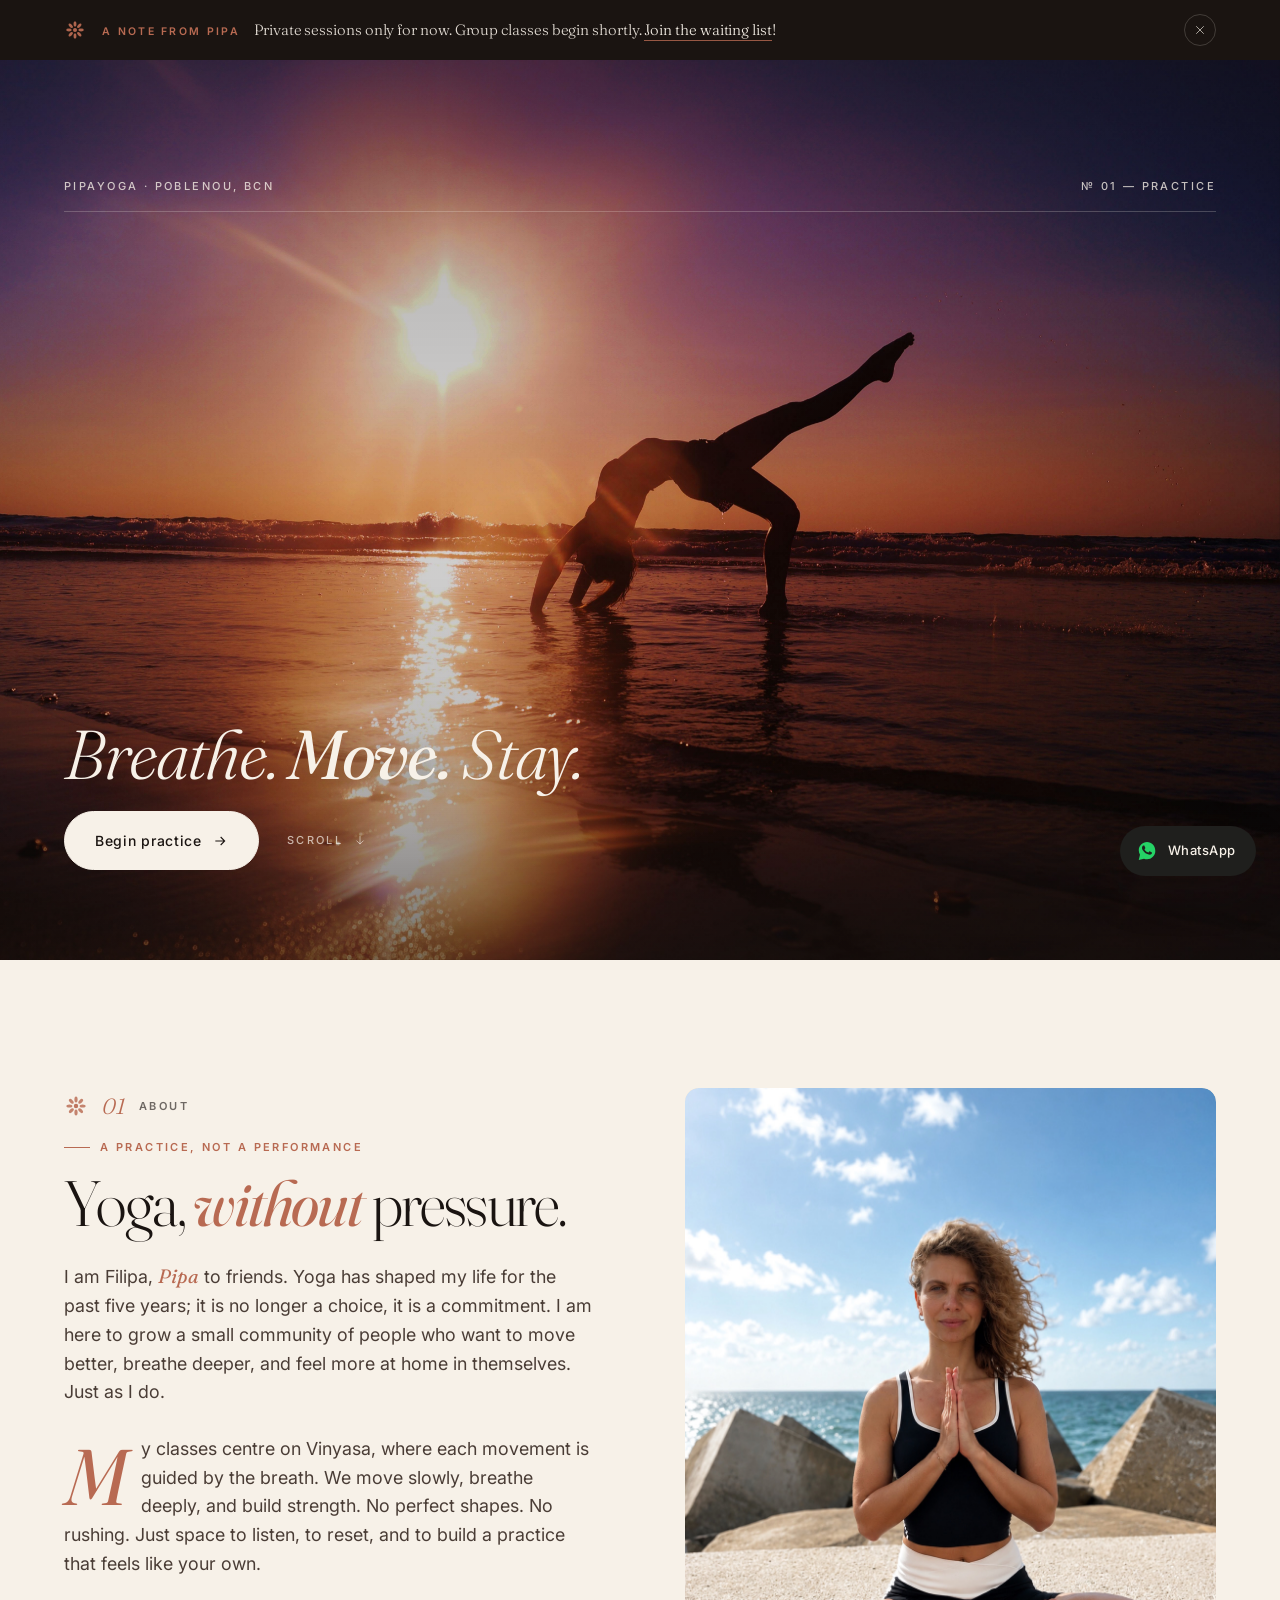
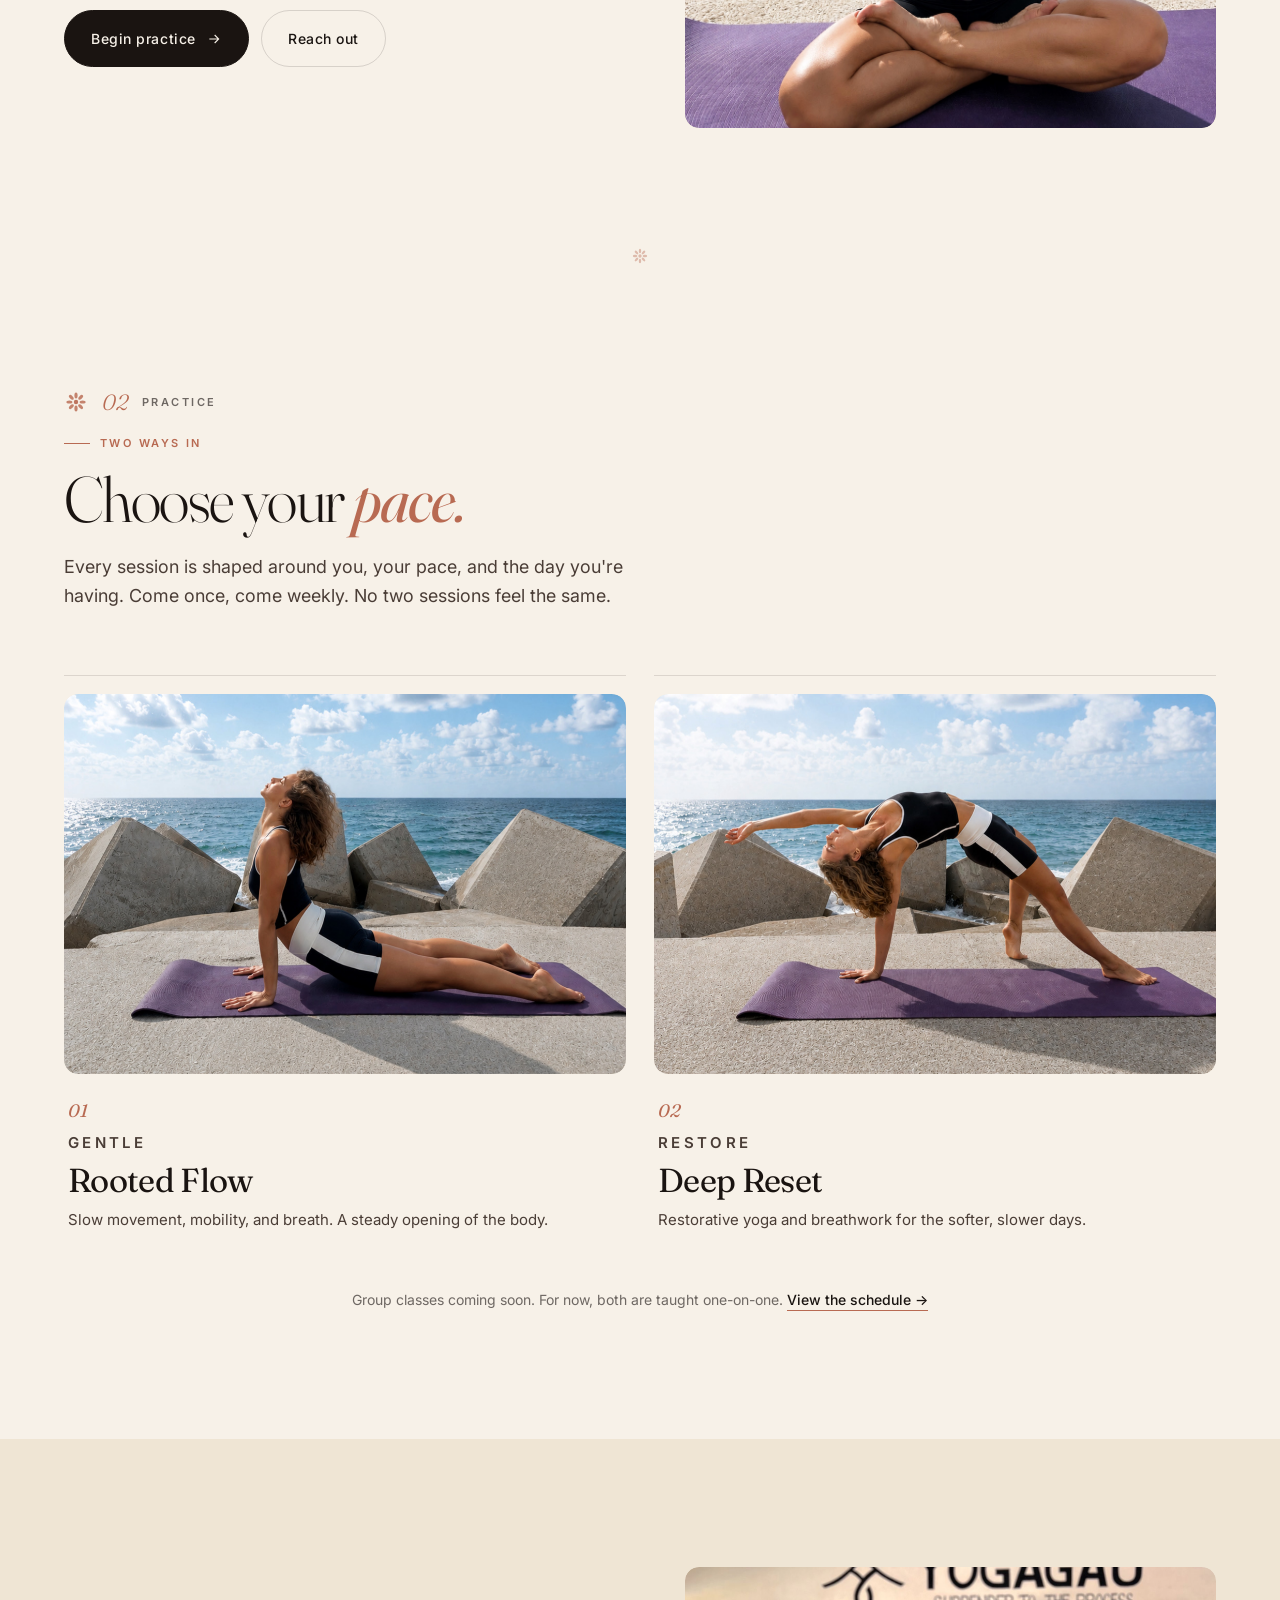
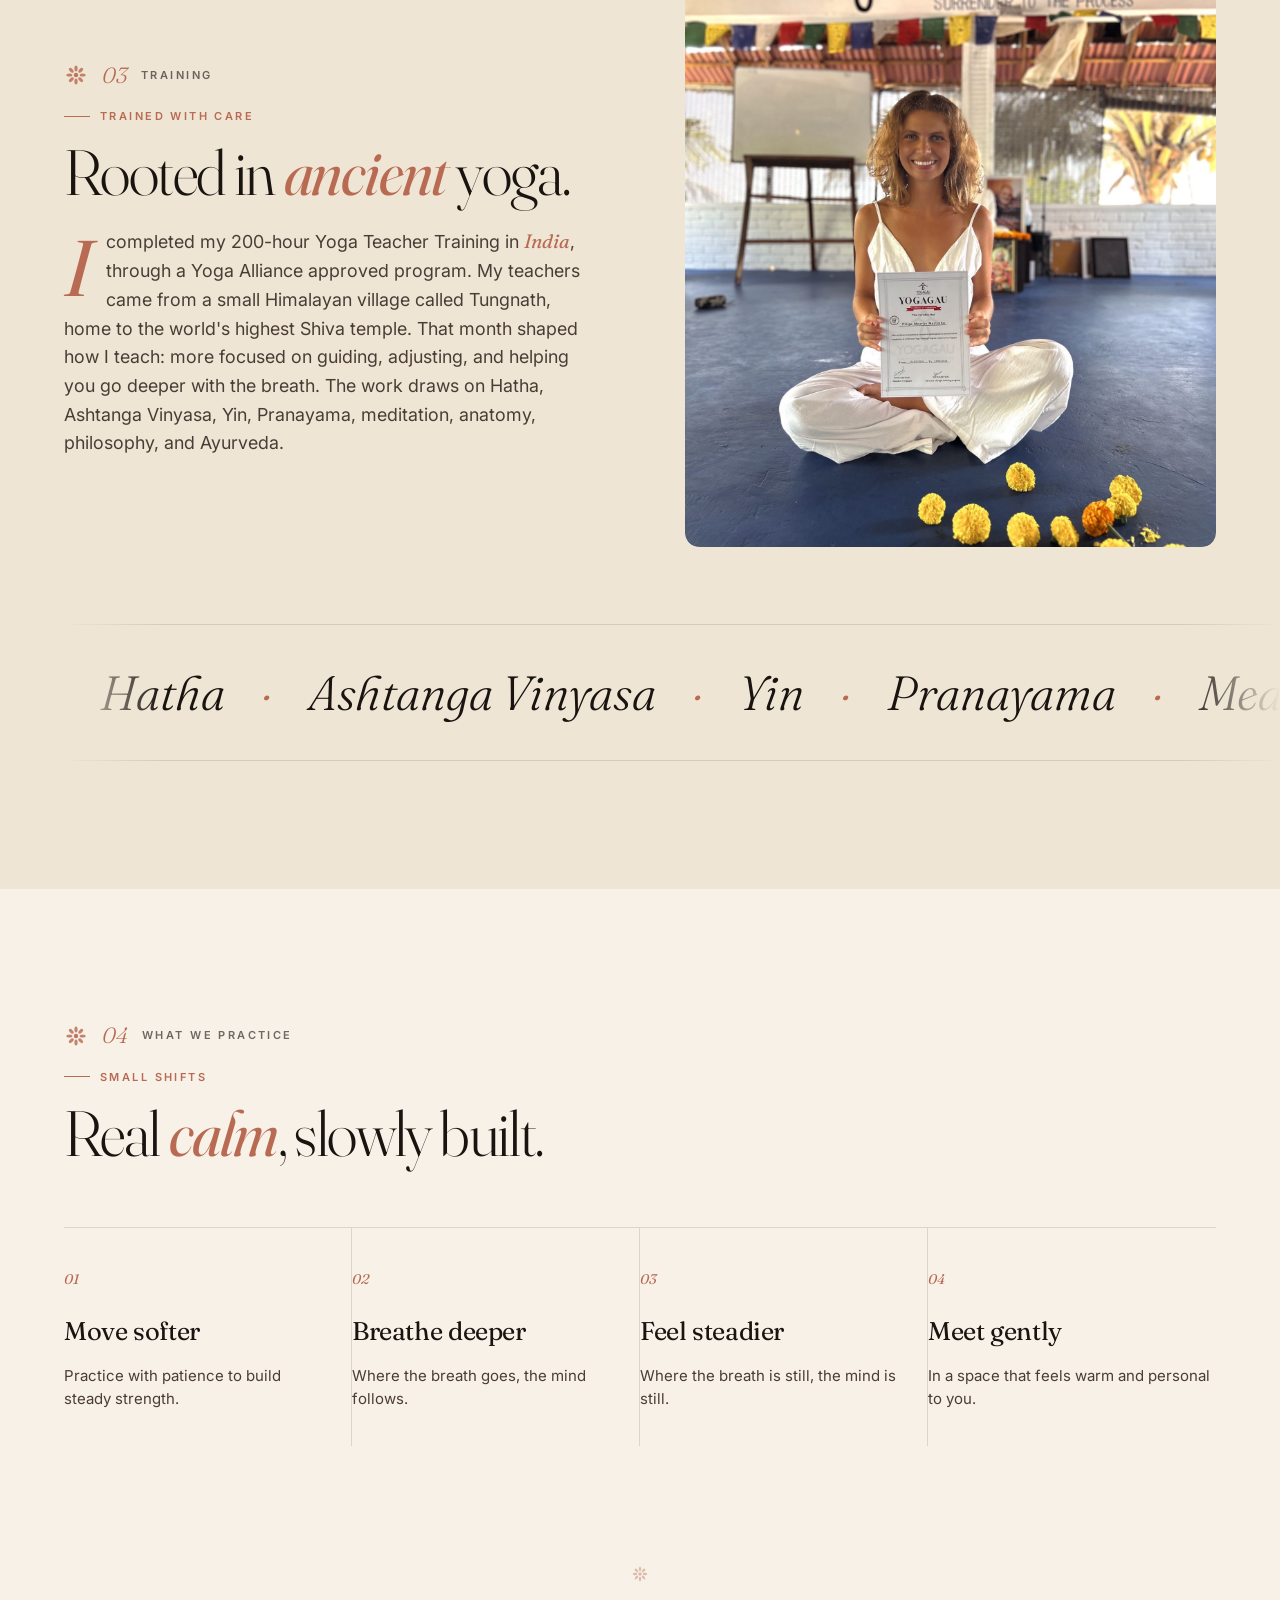
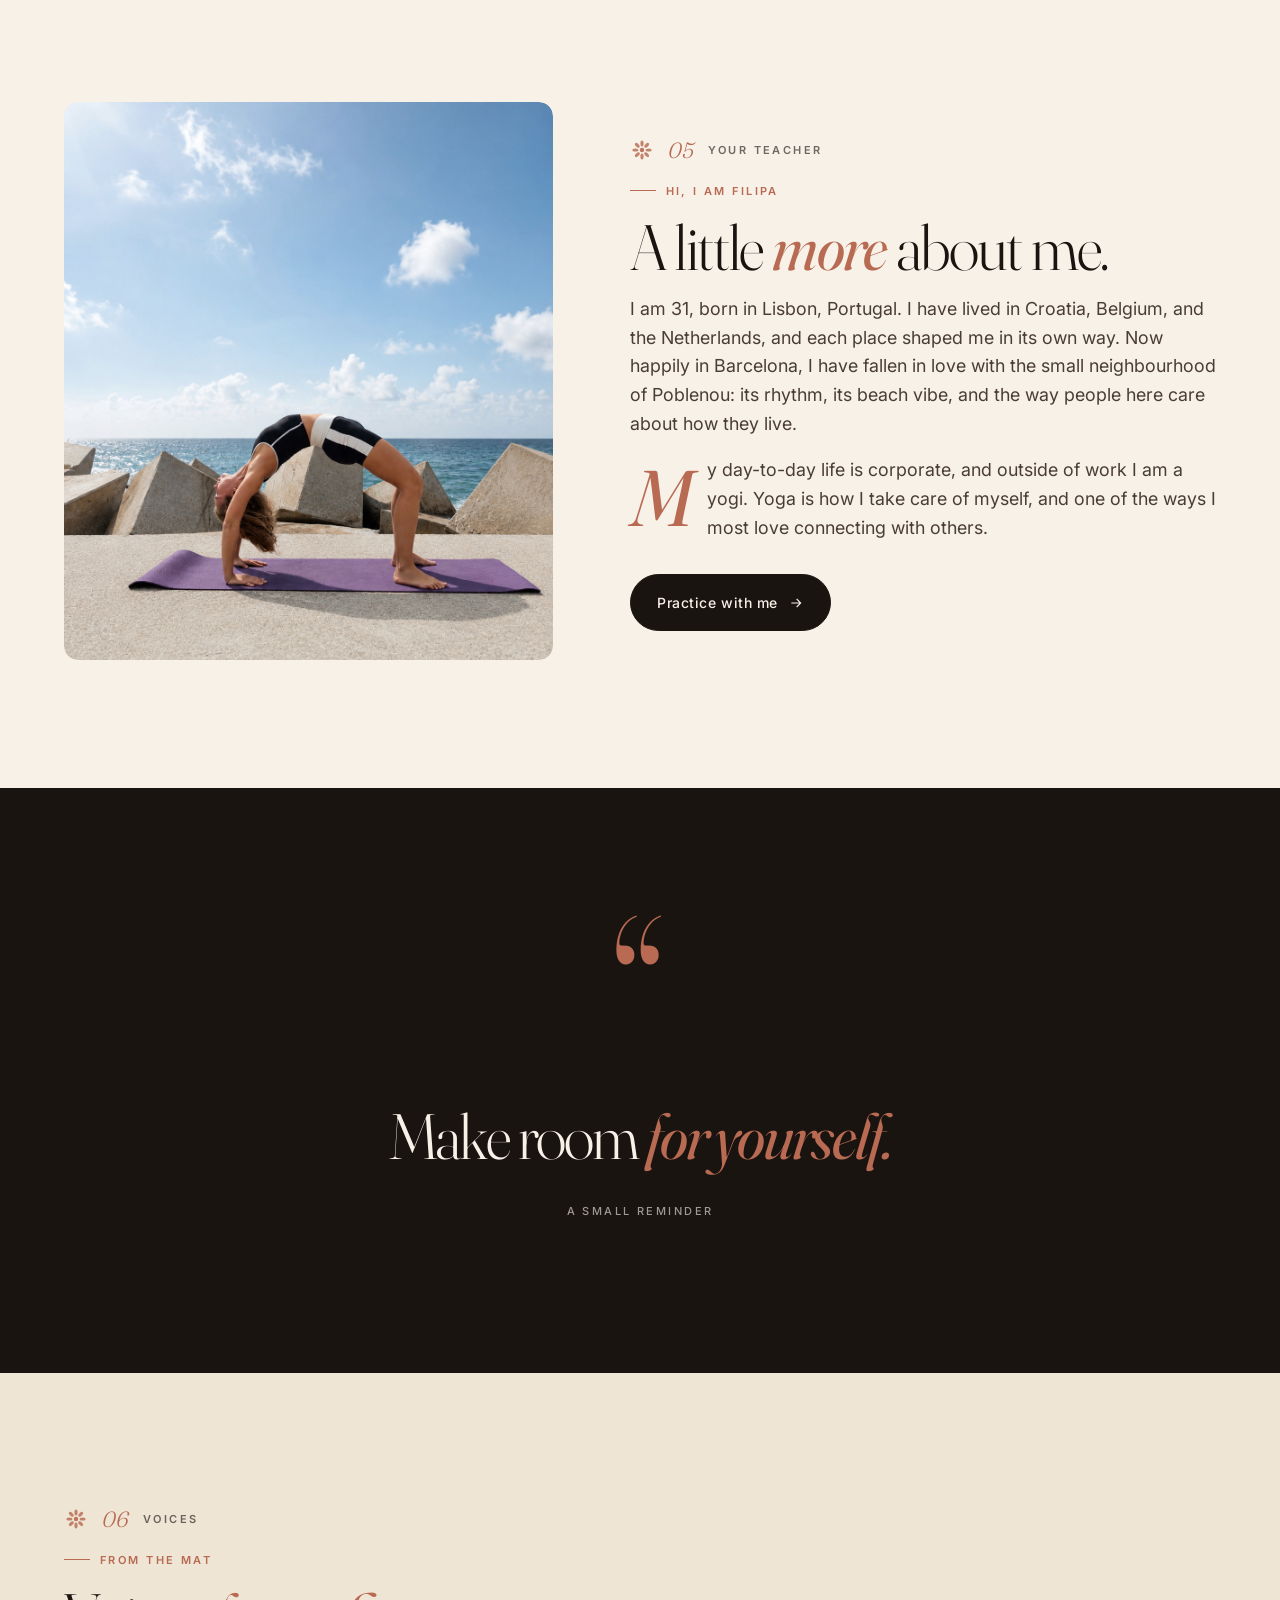
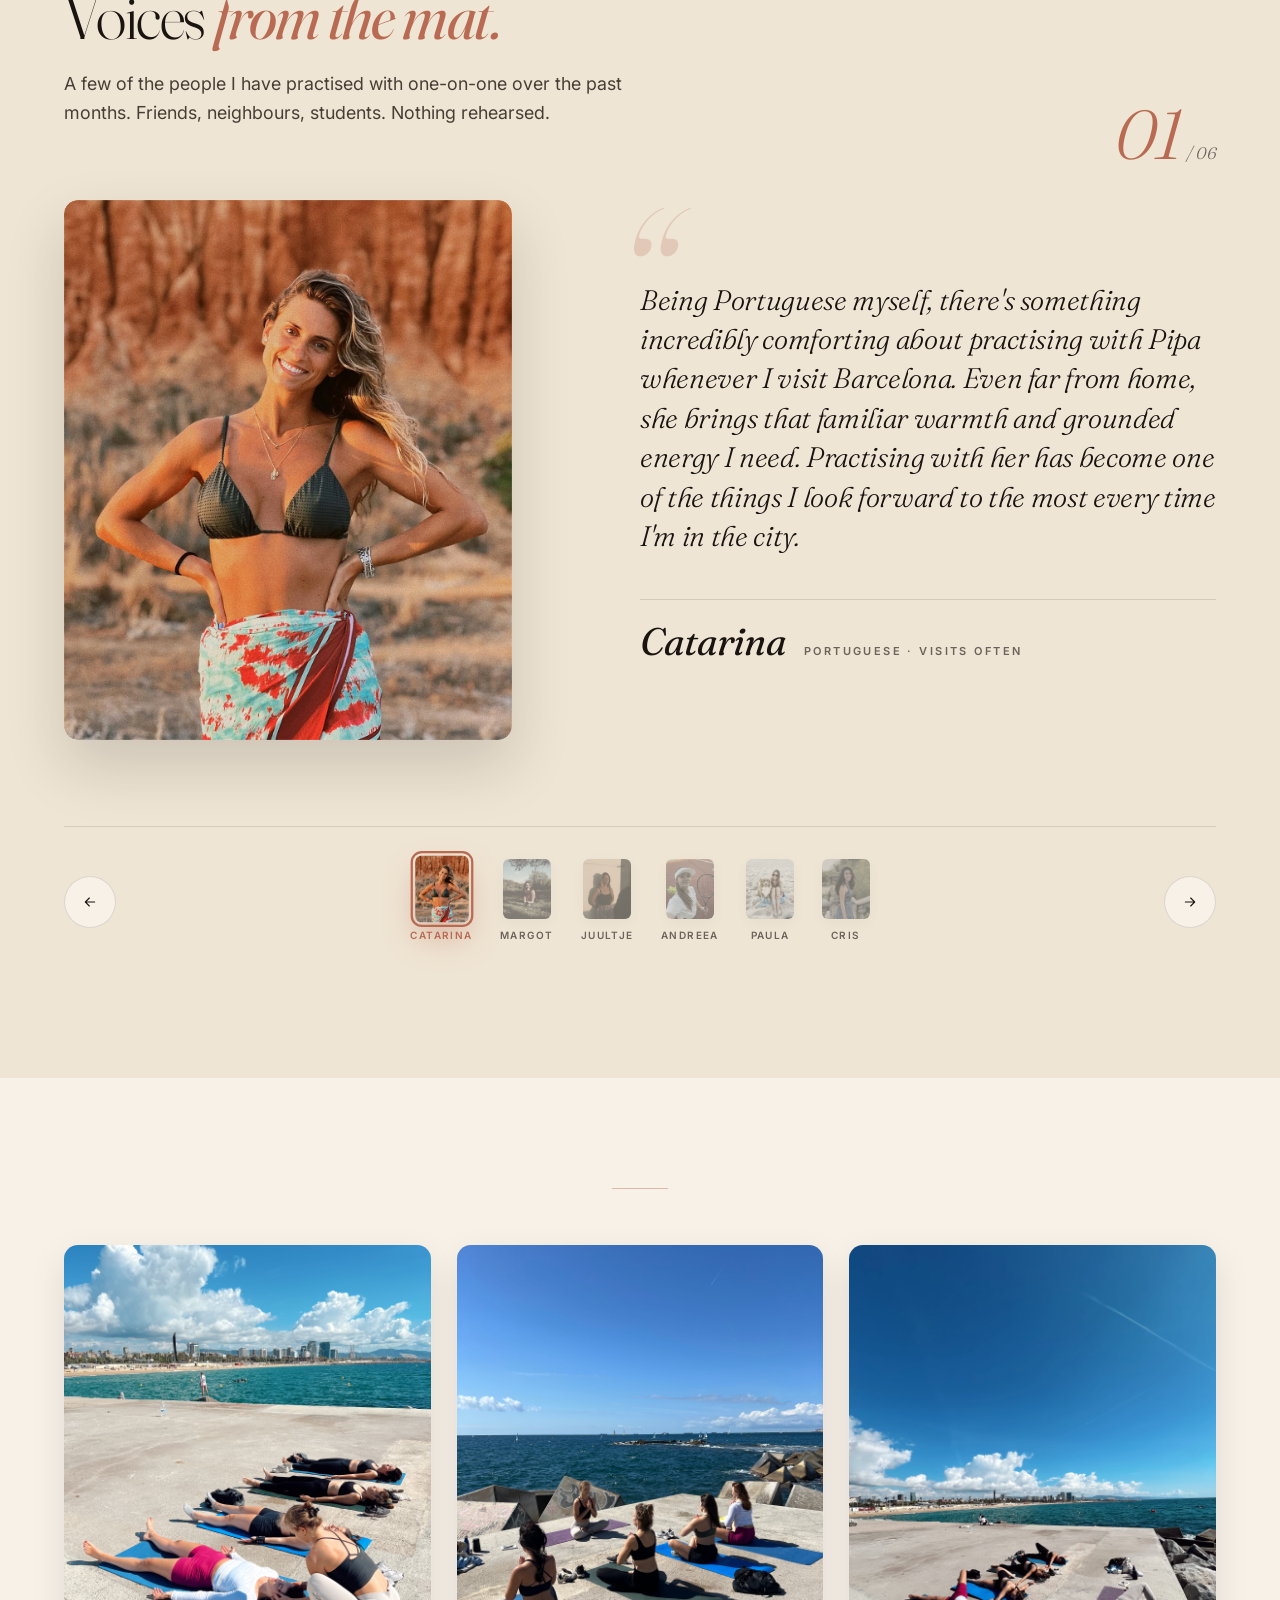
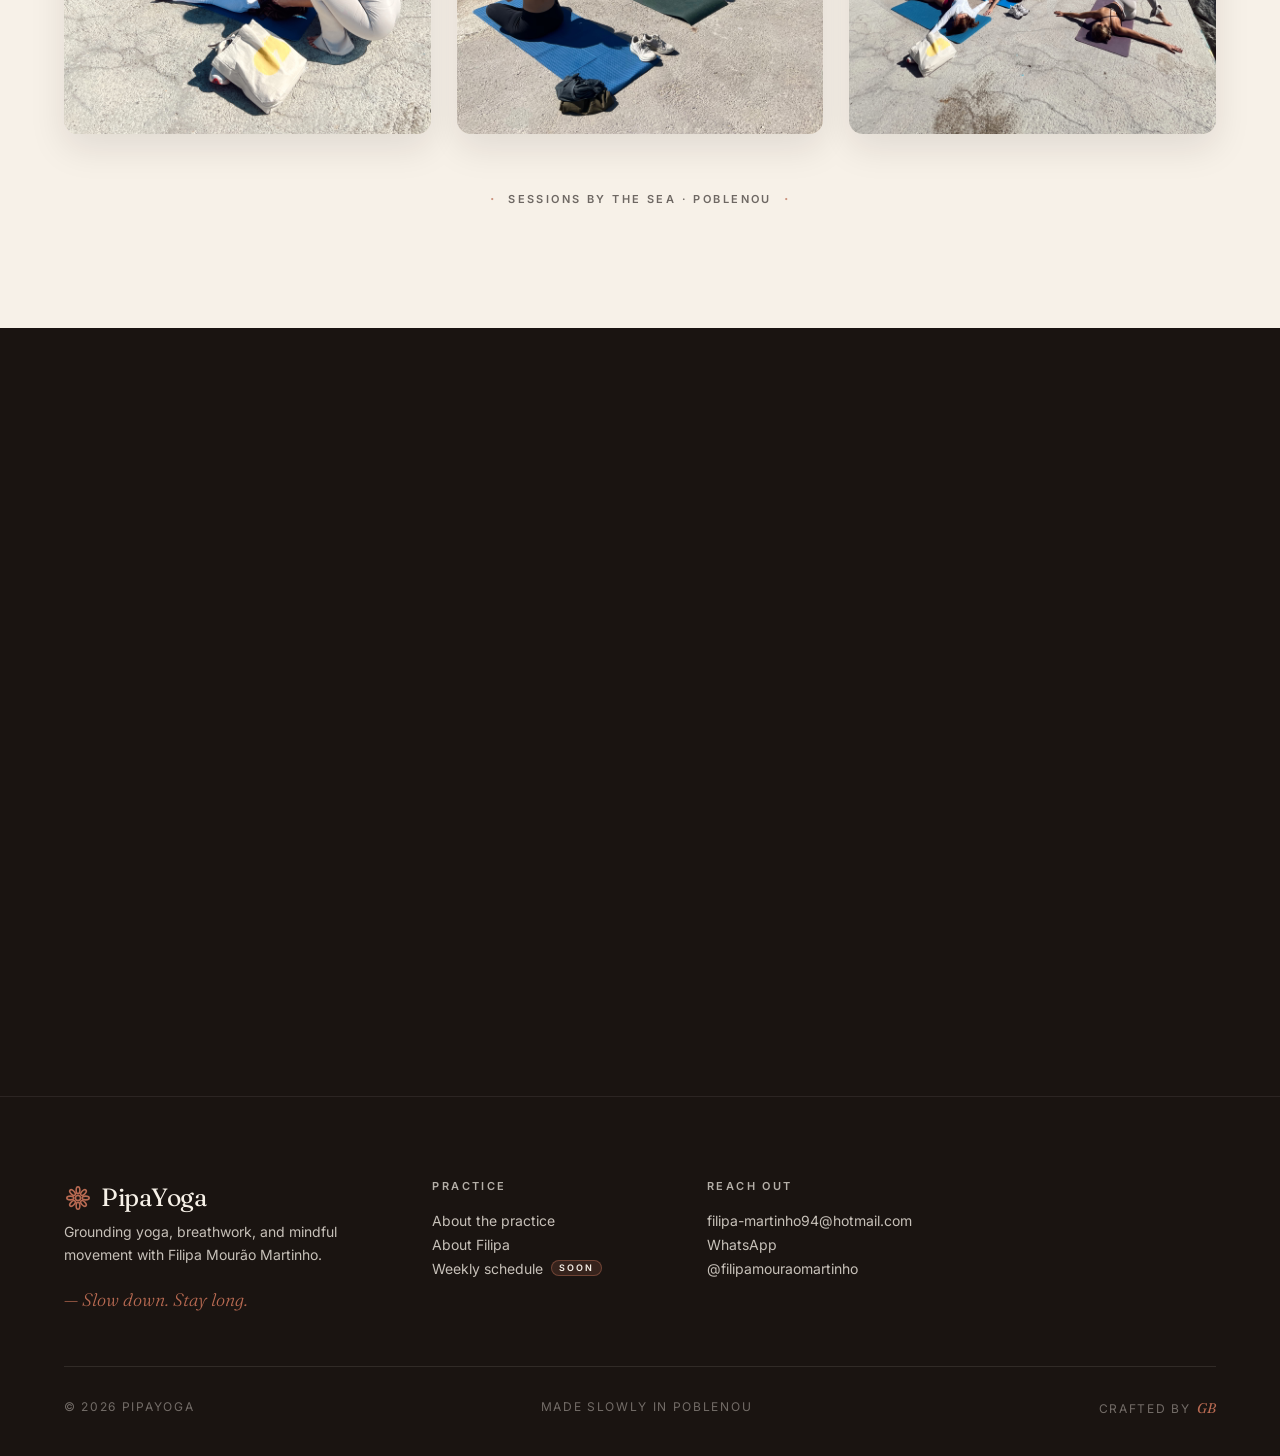
<file: index.html>
<!doctype html>
<html lang="en">
<head>
  <meta charset="utf-8" />
  <meta name="viewport" content="width=device-width, initial-scale=1" />
  <title>PipaYoga — Filipa Mourão Martinho · Yoga in Poblenou, Barcelona</title>
  <meta name="description" content="Grounding yoga in Poblenou, Barcelona. Breath-led Vinyasa with Filipa Mourão Martinho. Private sessions, breathwork, mindful movement." />
  <meta name="theme-color" content="#f7f1e8" />
  <meta property="og:title" content="PipaYoga — Filipa Mourão Martinho" />
  <meta property="og:description" content="Grounding yoga in Poblenou, Barcelona." />
  <meta property="og:type" content="website" />
  <meta property="og:image" content="./assets/hero-pipa.jpg" />
  <meta name="twitter:card" content="summary_large_image" />
  <link rel="icon" type="image/svg+xml" href="./favicon.svg" />
  <link rel="apple-touch-icon" href="./favicon.svg" />
  <link rel="preconnect" href="https://fonts.googleapis.com">
  <link rel="preconnect" href="https://fonts.gstatic.com" crossorigin>
  <link rel="stylesheet" href="https://fonts.googleapis.com/css2?family=Fraunces:ital,opsz,wght@0,9..144,300;0,9..144,400;0,9..144,500;1,9..144,300;1,9..144,400&family=Inter:wght@400;500;600;700&display=swap">
  <link rel="stylesheet" href="styles.css" />
  <script>
    /* Anti-flash: if the visitor already dismissed the banner this session,
       hide it before the page paints to avoid a momentary flicker. The full
       dismiss handler still lives in script.js. */
    (function () {
      try {
        if (sessionStorage.getItem('pipa-announce-dismissed') === '1') {
          document.documentElement.classList.add('announce-dismissed');
        }
      } catch (e) {}
    })();
  </script>
</head>
<body class="has-overture">
<a class="skip" href="#main">Skip to content</a>
<div class="scroll-progress" aria-hidden="true"></div>

<!-- ========================== ANNOUNCEMENT BANNER ==========================
     Honest, soft note from Filipa: group classes are coming, but for now
     only private sessions are bookable. Dismissible (sessionStorage-free,
     just hides for the rest of the session). -->
<aside class="announce" id="announce" role="region" aria-label="A note from Pipa">
  <div class="announce__inner">
    <svg class="announce__bloom" viewBox="0 0 24 24" aria-hidden="true">
      <ellipse cx="12" cy="5.4" rx="1.6" ry="3"/>
      <ellipse cx="12" cy="5.4" rx="1.6" ry="3" transform="rotate(45 12 12)"/>
      <ellipse cx="12" cy="5.4" rx="1.6" ry="3" transform="rotate(90 12 12)"/>
      <ellipse cx="12" cy="5.4" rx="1.6" ry="3" transform="rotate(135 12 12)"/>
      <ellipse cx="12" cy="5.4" rx="1.6" ry="3" transform="rotate(180 12 12)"/>
      <ellipse cx="12" cy="5.4" rx="1.6" ry="3" transform="rotate(225 12 12)"/>
      <ellipse cx="12" cy="5.4" rx="1.6" ry="3" transform="rotate(270 12 12)"/>
      <ellipse cx="12" cy="5.4" rx="1.6" ry="3" transform="rotate(315 12 12)"/>
      <circle cx="12" cy="12" r="2.2" fill="currentColor"/>
    </svg>
    <p class="announce__text">
      <span class="announce__eyebrow">A note from Pipa</span>
      <span class="announce__body">
        Private sessions only for now. Group classes begin shortly. <a href="#contact">Join the waiting list</a>!
      </span>
    </p>
    <button class="announce__close" id="announceClose" aria-label="Dismiss announcement" aria-controls="announce">
      <svg viewBox="0 0 24 24" width="14" height="14" fill="none" stroke="currentColor" stroke-width="1.6" stroke-linecap="round" aria-hidden="true">
        <path d="M6 6l12 12M18 6L6 18"/>
      </svg>
    </button>
  </div>
</aside>

<header class="nav" id="nav">
  <a href="#about" class="logo">
    <svg viewBox="0 0 24 24" width="28" height="28" fill="none" stroke="currentColor" stroke-width="1.35" stroke-linecap="round" stroke-linejoin="round" aria-hidden="true">
      <ellipse cx="12" cy="5.4" rx="1.6" ry="3"/>
      <ellipse cx="12" cy="5.4" rx="1.6" ry="3" transform="rotate(45 12 12)"/>
      <ellipse cx="12" cy="5.4" rx="1.6" ry="3" transform="rotate(90 12 12)"/>
      <ellipse cx="12" cy="5.4" rx="1.6" ry="3" transform="rotate(135 12 12)"/>
      <ellipse cx="12" cy="5.4" rx="1.6" ry="3" transform="rotate(180 12 12)"/>
      <ellipse cx="12" cy="5.4" rx="1.6" ry="3" transform="rotate(225 12 12)"/>
      <ellipse cx="12" cy="5.4" rx="1.6" ry="3" transform="rotate(270 12 12)"/>
      <ellipse cx="12" cy="5.4" rx="1.6" ry="3" transform="rotate(315 12 12)"/>
      <circle cx="12" cy="12" r="2.2"/>
    </svg>
    <span>PipaYoga</span>
  </a>
  <nav class="nav__links" aria-label="Primary">
    <a href="#about">About</a>
    <a href="#practice">Practice</a>
    <a href="#filipa">Filipa</a>
    <a href="schedule.html" class="nav__link--soon">Schedule<span class="nav__soon" aria-label="(group classes coming soon)">soon</span></a>
    <a href="#voices">Voices</a>
    <a href="#contact">Contact</a>
  </nav>
  <a class="nav__icon" href="https://instagram.com/filipamouraomartinho" target="_blank" rel="noopener" aria-label="Filipa on Instagram">
    <svg viewBox="0 0 24 24" width="18" height="18" fill="none" stroke="currentColor" stroke-width="1.6" stroke-linecap="round" stroke-linejoin="round" aria-hidden="true">
      <rect x="3" y="3" width="18" height="18" rx="5"/>
      <circle cx="12" cy="12" r="4"/>
      <circle cx="17.5" cy="6.5" r="1" fill="currentColor" stroke="none"/>
    </svg>
  </a>
  <a class="nav__cta" href="#contact">Book a class</a>
  <button class="nav__menu" id="menuBtn" aria-expanded="false" aria-controls="mobileMenu" aria-label="Open menu">
    <span></span><span></span>
  </button>
</header>
<div class="mobile-menu" id="mobileMenu" aria-hidden="true">
  <nav>
    <a href="#about">About</a>
    <a href="#practice">Practice</a>
    <a href="#filipa">Filipa</a>
    <a href="schedule.html" class="nav__link--soon">Schedule<span class="nav__soon">soon</span></a>
    <a href="#voices">Voices</a>
    <a href="#contact">Contact</a>
    <a href="https://instagram.com/filipamouraomartinho" target="_blank" rel="noopener">Instagram</a>
    <a class="mobile-menu__cta" href="#contact">Book a class</a>
  </nav>
</div>
<main id="main">

  <!-- ========================== AMBIENT SECTION NAV ==========================
       Six tiny blooms on the right edge that mark scroll position.
       The active section's bloom opens its petals, ties to the brand.
       Each SVG is inlined (rather than using <use href> + <symbol>)
       because <use> isolates the symbol's children in a shadow DOM,
       which prevents the .bloom__petal / .bloom__core CSS from styling
       them. Inline keeps the petals reachable. -->
  <nav class="section-nav" aria-label="Section navigation" aria-hidden="true">
    <a class="section-nav__dot" href="#about" data-target="about" aria-label="About">
      <svg class="section-nav__bloom" viewBox="0 0 24 24" aria-hidden="true">
        <g transform="rotate(0 12 12)"><ellipse class="bloom__petal" style="--i:0" cx="12" cy="5.4" rx="1.6" ry="3"/></g>
        <g transform="rotate(45 12 12)"><ellipse class="bloom__petal" style="--i:1" cx="12" cy="5.4" rx="1.6" ry="3"/></g>
        <g transform="rotate(90 12 12)"><ellipse class="bloom__petal" style="--i:2" cx="12" cy="5.4" rx="1.6" ry="3"/></g>
        <g transform="rotate(135 12 12)"><ellipse class="bloom__petal" style="--i:3" cx="12" cy="5.4" rx="1.6" ry="3"/></g>
        <g transform="rotate(180 12 12)"><ellipse class="bloom__petal" style="--i:4" cx="12" cy="5.4" rx="1.6" ry="3"/></g>
        <g transform="rotate(225 12 12)"><ellipse class="bloom__petal" style="--i:5" cx="12" cy="5.4" rx="1.6" ry="3"/></g>
        <g transform="rotate(270 12 12)"><ellipse class="bloom__petal" style="--i:6" cx="12" cy="5.4" rx="1.6" ry="3"/></g>
        <g transform="rotate(315 12 12)"><ellipse class="bloom__petal" style="--i:7" cx="12" cy="5.4" rx="1.6" ry="3"/></g>
        <circle class="bloom__core" cx="12" cy="12" r="2.2"/>
      </svg>
    </a>
    <a class="section-nav__dot" href="#practice" data-target="practice" aria-label="Practice">
      <svg class="section-nav__bloom" viewBox="0 0 24 24" aria-hidden="true">
        <g transform="rotate(0 12 12)"><ellipse class="bloom__petal" style="--i:0" cx="12" cy="5.4" rx="1.6" ry="3"/></g>
        <g transform="rotate(45 12 12)"><ellipse class="bloom__petal" style="--i:1" cx="12" cy="5.4" rx="1.6" ry="3"/></g>
        <g transform="rotate(90 12 12)"><ellipse class="bloom__petal" style="--i:2" cx="12" cy="5.4" rx="1.6" ry="3"/></g>
        <g transform="rotate(135 12 12)"><ellipse class="bloom__petal" style="--i:3" cx="12" cy="5.4" rx="1.6" ry="3"/></g>
        <g transform="rotate(180 12 12)"><ellipse class="bloom__petal" style="--i:4" cx="12" cy="5.4" rx="1.6" ry="3"/></g>
        <g transform="rotate(225 12 12)"><ellipse class="bloom__petal" style="--i:5" cx="12" cy="5.4" rx="1.6" ry="3"/></g>
        <g transform="rotate(270 12 12)"><ellipse class="bloom__petal" style="--i:6" cx="12" cy="5.4" rx="1.6" ry="3"/></g>
        <g transform="rotate(315 12 12)"><ellipse class="bloom__petal" style="--i:7" cx="12" cy="5.4" rx="1.6" ry="3"/></g>
        <circle class="bloom__core" cx="12" cy="12" r="2.2"/>
      </svg>
    </a>
    <a class="section-nav__dot" href="#training" data-target="training" aria-label="Training">
      <svg class="section-nav__bloom" viewBox="0 0 24 24" aria-hidden="true">
        <g transform="rotate(0 12 12)"><ellipse class="bloom__petal" style="--i:0" cx="12" cy="5.4" rx="1.6" ry="3"/></g>
        <g transform="rotate(45 12 12)"><ellipse class="bloom__petal" style="--i:1" cx="12" cy="5.4" rx="1.6" ry="3"/></g>
        <g transform="rotate(90 12 12)"><ellipse class="bloom__petal" style="--i:2" cx="12" cy="5.4" rx="1.6" ry="3"/></g>
        <g transform="rotate(135 12 12)"><ellipse class="bloom__petal" style="--i:3" cx="12" cy="5.4" rx="1.6" ry="3"/></g>
        <g transform="rotate(180 12 12)"><ellipse class="bloom__petal" style="--i:4" cx="12" cy="5.4" rx="1.6" ry="3"/></g>
        <g transform="rotate(225 12 12)"><ellipse class="bloom__petal" style="--i:5" cx="12" cy="5.4" rx="1.6" ry="3"/></g>
        <g transform="rotate(270 12 12)"><ellipse class="bloom__petal" style="--i:6" cx="12" cy="5.4" rx="1.6" ry="3"/></g>
        <g transform="rotate(315 12 12)"><ellipse class="bloom__petal" style="--i:7" cx="12" cy="5.4" rx="1.6" ry="3"/></g>
        <circle class="bloom__core" cx="12" cy="12" r="2.2"/>
      </svg>
    </a>
    <a class="section-nav__dot" href="#filipa" data-target="filipa" aria-label="Filipa">
      <svg class="section-nav__bloom" viewBox="0 0 24 24" aria-hidden="true">
        <g transform="rotate(0 12 12)"><ellipse class="bloom__petal" style="--i:0" cx="12" cy="5.4" rx="1.6" ry="3"/></g>
        <g transform="rotate(45 12 12)"><ellipse class="bloom__petal" style="--i:1" cx="12" cy="5.4" rx="1.6" ry="3"/></g>
        <g transform="rotate(90 12 12)"><ellipse class="bloom__petal" style="--i:2" cx="12" cy="5.4" rx="1.6" ry="3"/></g>
        <g transform="rotate(135 12 12)"><ellipse class="bloom__petal" style="--i:3" cx="12" cy="5.4" rx="1.6" ry="3"/></g>
        <g transform="rotate(180 12 12)"><ellipse class="bloom__petal" style="--i:4" cx="12" cy="5.4" rx="1.6" ry="3"/></g>
        <g transform="rotate(225 12 12)"><ellipse class="bloom__petal" style="--i:5" cx="12" cy="5.4" rx="1.6" ry="3"/></g>
        <g transform="rotate(270 12 12)"><ellipse class="bloom__petal" style="--i:6" cx="12" cy="5.4" rx="1.6" ry="3"/></g>
        <g transform="rotate(315 12 12)"><ellipse class="bloom__petal" style="--i:7" cx="12" cy="5.4" rx="1.6" ry="3"/></g>
        <circle class="bloom__core" cx="12" cy="12" r="2.2"/>
      </svg>
    </a>
    <a class="section-nav__dot" href="#voices" data-target="voices" aria-label="Voices">
      <svg class="section-nav__bloom" viewBox="0 0 24 24" aria-hidden="true">
        <g transform="rotate(0 12 12)"><ellipse class="bloom__petal" style="--i:0" cx="12" cy="5.4" rx="1.6" ry="3"/></g>
        <g transform="rotate(45 12 12)"><ellipse class="bloom__petal" style="--i:1" cx="12" cy="5.4" rx="1.6" ry="3"/></g>
        <g transform="rotate(90 12 12)"><ellipse class="bloom__petal" style="--i:2" cx="12" cy="5.4" rx="1.6" ry="3"/></g>
        <g transform="rotate(135 12 12)"><ellipse class="bloom__petal" style="--i:3" cx="12" cy="5.4" rx="1.6" ry="3"/></g>
        <g transform="rotate(180 12 12)"><ellipse class="bloom__petal" style="--i:4" cx="12" cy="5.4" rx="1.6" ry="3"/></g>
        <g transform="rotate(225 12 12)"><ellipse class="bloom__petal" style="--i:5" cx="12" cy="5.4" rx="1.6" ry="3"/></g>
        <g transform="rotate(270 12 12)"><ellipse class="bloom__petal" style="--i:6" cx="12" cy="5.4" rx="1.6" ry="3"/></g>
        <g transform="rotate(315 12 12)"><ellipse class="bloom__petal" style="--i:7" cx="12" cy="5.4" rx="1.6" ry="3"/></g>
        <circle class="bloom__core" cx="12" cy="12" r="2.2"/>
      </svg>
    </a>
    <a class="section-nav__dot" href="#contact" data-target="contact" aria-label="Contact">
      <svg class="section-nav__bloom" viewBox="0 0 24 24" aria-hidden="true">
        <g transform="rotate(0 12 12)"><ellipse class="bloom__petal" style="--i:0" cx="12" cy="5.4" rx="1.6" ry="3"/></g>
        <g transform="rotate(45 12 12)"><ellipse class="bloom__petal" style="--i:1" cx="12" cy="5.4" rx="1.6" ry="3"/></g>
        <g transform="rotate(90 12 12)"><ellipse class="bloom__petal" style="--i:2" cx="12" cy="5.4" rx="1.6" ry="3"/></g>
        <g transform="rotate(135 12 12)"><ellipse class="bloom__petal" style="--i:3" cx="12" cy="5.4" rx="1.6" ry="3"/></g>
        <g transform="rotate(180 12 12)"><ellipse class="bloom__petal" style="--i:4" cx="12" cy="5.4" rx="1.6" ry="3"/></g>
        <g transform="rotate(225 12 12)"><ellipse class="bloom__petal" style="--i:5" cx="12" cy="5.4" rx="1.6" ry="3"/></g>
        <g transform="rotate(270 12 12)"><ellipse class="bloom__petal" style="--i:6" cx="12" cy="5.4" rx="1.6" ry="3"/></g>
        <g transform="rotate(315 12 12)"><ellipse class="bloom__petal" style="--i:7" cx="12" cy="5.4" rx="1.6" ry="3"/></g>
        <circle class="bloom__core" cx="12" cy="12" r="2.2"/>
      </svg>
    </a>
  </nav>
  <!-- ========================== OVERTURE (sunset) ==========================
       Quiet full-bleed cinematic moment. The page-meta line lives at the
       top-right (editorial credit on the photograph), and a short serif
       italic tagline + primary button anchor the bottom-left. No scroll
       cue here — the hero immediately below has its own. -->
  <section class="overture" aria-label="Welcome">
    <div class="overture__bg">
      <img src="./assets/hero-sunset.jpg" alt="" loading="eager" aria-hidden="true">
      <div class="overture__veil" aria-hidden="true"></div>
    </div>
    <div class="overture__inner">
      <div class="overture__meta">
        <span class="label">PipaYoga · Poblenou, BCN</span>
        <span class="label label--right">№ 01 — Practice</span>
      </div>
      <div class="overture__bottom">
        <p class="overture__line">Breathe. <em>Move.</em> Stay.</p>
        <div class="overture__actions">
          <a class="btn btn--overture" href="#contact">
            Begin practice
            <svg viewBox="0 0 24 24" width="16" height="16" fill="none" stroke="currentColor" stroke-width="1.6"><path d="M5 12h14M13 6l6 6-6 6"/></svg>
          </a>
          <a class="overture__scroll" href="#about" aria-label="Scroll into the site">
            <span>Scroll</span>
            <svg viewBox="0 0 24 24" width="14" height="14" fill="none" stroke="currentColor" stroke-width="1.4"><path d="M12 5v14M6 13l6 6 6-6"/></svg>
          </a>
        </div>
      </div>
    </div>
  </section>

  <!-- ========================== ABOUT (centerpiece) ========================== -->
  <!-- Uses the same wide, full-bleed container pattern as Training so we
       have generous horizontal room. Section label sits in the gutter,
       a top section__head holds the eyebrow + headline + lede, then the
       two-column .about__media block places body copy + buttons on the
       left and the portrait + facts band on the right. -->
  <section id="about" class="section section--about">
    <div class="about">
      <div class="about__media">
        <div class="about__copy">
          <aside class="section__label">
            <svg class="bloom" viewBox="0 0 24 24" aria-hidden="true">
              <g class="bloom__petals">
                <g transform="rotate(0 12 12)"><ellipse class="bloom__petal" style="--i:0" cx="12" cy="5.4" rx="1.6" ry="3"/></g>
                <g transform="rotate(45 12 12)"><ellipse class="bloom__petal" style="--i:1" cx="12" cy="5.4" rx="1.6" ry="3"/></g>
                <g transform="rotate(90 12 12)"><ellipse class="bloom__petal" style="--i:2" cx="12" cy="5.4" rx="1.6" ry="3"/></g>
                <g transform="rotate(135 12 12)"><ellipse class="bloom__petal" style="--i:3" cx="12" cy="5.4" rx="1.6" ry="3"/></g>
                <g transform="rotate(180 12 12)"><ellipse class="bloom__petal" style="--i:4" cx="12" cy="5.4" rx="1.6" ry="3"/></g>
                <g transform="rotate(225 12 12)"><ellipse class="bloom__petal" style="--i:5" cx="12" cy="5.4" rx="1.6" ry="3"/></g>
                <g transform="rotate(270 12 12)"><ellipse class="bloom__petal" style="--i:6" cx="12" cy="5.4" rx="1.6" ry="3"/></g>
                <g transform="rotate(315 12 12)"><ellipse class="bloom__petal" style="--i:7" cx="12" cy="5.4" rx="1.6" ry="3"/></g>
              </g>
              <circle class="bloom__core" cx="12" cy="12" r="2.2"/>
            </svg>
            <span class="num">01</span>
            <span class="kicker">About</span>
          </aside>
          <p class="eyebrow">A practice, not a performance</p>
          <h2 class="display display--md about__heading">Yoga, <em>without</em> pressure.</h2>
          <p class="lead">I am Filipa, <em>Pipa</em> to friends. Yoga has shaped my life for the past five years; it is no longer a choice, it is a commitment. I am here to grow a small community of people who want to move better, breathe deeper, and feel more at home in themselves. Just as I do.</p>
          <p class="lead drop">My classes centre on Vinyasa, where each movement is guided by the breath. We move slowly, breathe deeply, and build strength. No perfect shapes. No rushing. Just space to listen, to reset, and to build a practice that feels like your own.</p>
          <div class="about__actions">
            <a class="btn btn--primary" href="#contact">
              Begin practice
              <svg viewBox="0 0 24 24" width="16" height="16" fill="none" stroke="currentColor" stroke-width="1.6"><path d="M5 12h14M13 6l6 6-6 6"/></svg>
            </a>
            <a class="btn btn--ghost" href="#contact">Reach out</a>
          </div>
        </div>

        <div class="about__visual">
          <figure class="about__figure">
            <div class="img-frame">
              <img src="./assets/namaste-pipa-final.jpeg" alt="Filipa Mourão Martinho" loading="eager">
            </div>
          </figure>
        </div>
      </div>
    </div>
  </section>
  <!-- ========================== PRACTICE ========================== -->
  <section id="practice" class="section section--practice">
    <aside class="section__label">
      <svg class="bloom" viewBox="0 0 24 24" aria-hidden="true">
        <g class="bloom__petals">
          <g transform="rotate(0 12 12)"><ellipse class="bloom__petal" style="--i:0" cx="12" cy="5.4" rx="1.6" ry="3"/></g>
          <g transform="rotate(45 12 12)"><ellipse class="bloom__petal" style="--i:1" cx="12" cy="5.4" rx="1.6" ry="3"/></g>
          <g transform="rotate(90 12 12)"><ellipse class="bloom__petal" style="--i:2" cx="12" cy="5.4" rx="1.6" ry="3"/></g>
          <g transform="rotate(135 12 12)"><ellipse class="bloom__petal" style="--i:3" cx="12" cy="5.4" rx="1.6" ry="3"/></g>
          <g transform="rotate(180 12 12)"><ellipse class="bloom__petal" style="--i:4" cx="12" cy="5.4" rx="1.6" ry="3"/></g>
          <g transform="rotate(225 12 12)"><ellipse class="bloom__petal" style="--i:5" cx="12" cy="5.4" rx="1.6" ry="3"/></g>
          <g transform="rotate(270 12 12)"><ellipse class="bloom__petal" style="--i:6" cx="12" cy="5.4" rx="1.6" ry="3"/></g>
          <g transform="rotate(315 12 12)"><ellipse class="bloom__petal" style="--i:7" cx="12" cy="5.4" rx="1.6" ry="3"/></g>
        </g>
        <circle class="bloom__core" cx="12" cy="12" r="2.2"/>
      </svg>
      <span class="num">02</span>
      <span class="kicker">Practice</span>
    </aside>
    <header class="section__head">
      <p class="eyebrow">Two ways in</p>
      <h2 class="display display--md">Choose your <em>pace.</em></h2>
      <p class="lead">Every session is shaped around you, your pace, and the day you're having. Come once, come weekly. No two sessions feel the same.</p>
    </header>
    <div class="cards">
      <article class="card">
        <div class="card__image"><img src="./assets/rooted-flow-pipa-final.jpeg" alt="A gentle, grounding flow" loading="lazy"></div>
        <div class="card__body">
          <span class="card__num">01</span>
          <p class="card__kicker">Gentle</p>
          <h3>Rooted Flow</h3>
          <p>Slow movement, mobility, and breath. A steady opening of the body.</p>
        </div>
      </article>
      <article class="card">
        <div class="card__image"><img src="./assets/deep-reset-pipa-final.jpeg" alt="A restorative practice" loading="lazy"></div>
        <div class="card__body">
          <span class="card__num">02</span>
          <p class="card__kicker">Restore</p>
          <h3>Deep Reset</h3>
          <p>Restorative yoga and breathwork for the softer, slower days.</p>
        </div>
      </article>
    </div>
    <p class="practice__note">
      Group classes coming soon. For now, both are taught one-on-one. <a href="schedule.html">View the schedule &rarr;</a>
    </p>
  </section>
  <!-- ========================== TRAINING (marquee) ========================== -->
  <section id="training" class="section section--training">
    <div class="training">
      <div class="training__copy">
        <aside class="section__label">
          <svg class="bloom" viewBox="0 0 24 24" aria-hidden="true">
            <g class="bloom__petals">
              <g transform="rotate(0 12 12)"><ellipse class="bloom__petal" style="--i:0" cx="12" cy="5.4" rx="1.6" ry="3"/></g>
              <g transform="rotate(45 12 12)"><ellipse class="bloom__petal" style="--i:1" cx="12" cy="5.4" rx="1.6" ry="3"/></g>
              <g transform="rotate(90 12 12)"><ellipse class="bloom__petal" style="--i:2" cx="12" cy="5.4" rx="1.6" ry="3"/></g>
              <g transform="rotate(135 12 12)"><ellipse class="bloom__petal" style="--i:3" cx="12" cy="5.4" rx="1.6" ry="3"/></g>
              <g transform="rotate(180 12 12)"><ellipse class="bloom__petal" style="--i:4" cx="12" cy="5.4" rx="1.6" ry="3"/></g>
              <g transform="rotate(225 12 12)"><ellipse class="bloom__petal" style="--i:5" cx="12" cy="5.4" rx="1.6" ry="3"/></g>
              <g transform="rotate(270 12 12)"><ellipse class="bloom__petal" style="--i:6" cx="12" cy="5.4" rx="1.6" ry="3"/></g>
              <g transform="rotate(315 12 12)"><ellipse class="bloom__petal" style="--i:7" cx="12" cy="5.4" rx="1.6" ry="3"/></g>
            </g>
            <circle class="bloom__core" cx="12" cy="12" r="2.2"/>
          </svg>
          <span class="num">03</span>
          <span class="kicker">Training</span>
        </aside>
        <p class="eyebrow">Trained with care</p>
        <h2 class="display display--md training__title">Rooted in <em>ancient</em> yoga.</h2>
        <p class="lead drop">I completed my 200-hour Yoga Teacher Training in <em>India</em>, through a Yoga Alliance approved program. My teachers came from a small Himalayan village called Tungnath, home to the world's highest Shiva temple. That month shaped how I teach: more focused on guiding, adjusting, and helping you go deeper with the breath. The work draws on Hatha, Ashtanga Vinyasa, Yin, Pranayama, meditation, anatomy, philosophy, and Ayurveda.</p>
      </div>
      <figure class="training__figure">
        <div class="img-frame">
          <img src="./assets/hero-pipa.jpg" alt="Filipa Mourão Martinho" loading="lazy">
        </div>
      </figure>
    </div>
    <div class="marquee" aria-hidden="false">
      <div class="marquee__track">
        <span>Hatha</span><span class="dot">·</span>
        <span>Ashtanga Vinyasa</span><span class="dot">·</span>
        <span>Yin</span><span class="dot">·</span>
        <span>Pranayama</span><span class="dot">·</span>
        <span>Meditation</span><span class="dot">·</span>
        <span>Anatomy</span><span class="dot">·</span>
        <span>Philosophy</span><span class="dot">·</span>
        <span>Ayurveda</span><span class="dot">·</span>
        <span>Hatha</span><span class="dot">·</span>
        <span>Ashtanga Vinyasa</span><span class="dot">·</span>
        <span>Yin</span><span class="dot">·</span>
        <span>Pranayama</span><span class="dot">·</span>
        <span>Meditation</span><span class="dot">·</span>
        <span>Anatomy</span><span class="dot">·</span>
        <span>Philosophy</span><span class="dot">·</span>
        <span>Ayurveda</span><span class="dot">·</span>
      </div>
    </div>
  </section>
  <!-- ========================== BENEFITS ========================== -->
  <section class="section section--benefits">
    <aside class="section__label">
      <svg class="bloom" viewBox="0 0 24 24" aria-hidden="true">
        <g class="bloom__petals">
          <g transform="rotate(0 12 12)"><ellipse class="bloom__petal" style="--i:0" cx="12" cy="5.4" rx="1.6" ry="3"/></g>
          <g transform="rotate(45 12 12)"><ellipse class="bloom__petal" style="--i:1" cx="12" cy="5.4" rx="1.6" ry="3"/></g>
          <g transform="rotate(90 12 12)"><ellipse class="bloom__petal" style="--i:2" cx="12" cy="5.4" rx="1.6" ry="3"/></g>
          <g transform="rotate(135 12 12)"><ellipse class="bloom__petal" style="--i:3" cx="12" cy="5.4" rx="1.6" ry="3"/></g>
          <g transform="rotate(180 12 12)"><ellipse class="bloom__petal" style="--i:4" cx="12" cy="5.4" rx="1.6" ry="3"/></g>
          <g transform="rotate(225 12 12)"><ellipse class="bloom__petal" style="--i:5" cx="12" cy="5.4" rx="1.6" ry="3"/></g>
          <g transform="rotate(270 12 12)"><ellipse class="bloom__petal" style="--i:6" cx="12" cy="5.4" rx="1.6" ry="3"/></g>
          <g transform="rotate(315 12 12)"><ellipse class="bloom__petal" style="--i:7" cx="12" cy="5.4" rx="1.6" ry="3"/></g>
        </g>
        <circle class="bloom__core" cx="12" cy="12" r="2.2"/>
      </svg>
      <span class="num">04</span>
      <span class="kicker">What we practice</span>
    </aside>
    <header class="section__head">
      <p class="eyebrow">Small shifts</p>
      <h2 class="display display--md">Real <em>calm</em>, slowly built.</h2>
    </header>
    <ol class="benefits">
      <li>
        <span class="benefits__num">01</span>
        <h3>Move softer</h3>
        <p>Practice with patience to build steady strength.</p>
      </li>
      <li>
        <span class="benefits__num">02</span>
        <h3>Breathe deeper</h3>
        <p>Where the breath goes, the mind follows.</p>
      </li>
      <li>
        <span class="benefits__num">03</span>
        <h3>Feel steadier</h3>
        <p>Where the breath is still, the mind is still.</p>
      </li>
      <li>
        <span class="benefits__num">04</span>
        <h3>Meet gently</h3>
        <p>In a space that feels warm and personal to you.</p>
      </li>
    </ol>
  </section>
  <!-- ========================== FILIPA ========================== -->
  <section id="filipa" class="section section--filipa">
    <div class="filipa">
      <figure class="filipa__image">
        <div class="img-frame">
          <img src="./assets/strong-and-soft-pip-final.jpeg" alt="Filipa Mourão Martinho" loading="lazy">
        </div>
      </figure>
      <div class="filipa__copy">
        <aside class="section__label">
          <svg class="bloom" viewBox="0 0 24 24" aria-hidden="true">
            <g class="bloom__petals">
              <g transform="rotate(0 12 12)"><ellipse class="bloom__petal" style="--i:0" cx="12" cy="5.4" rx="1.6" ry="3"/></g>
              <g transform="rotate(45 12 12)"><ellipse class="bloom__petal" style="--i:1" cx="12" cy="5.4" rx="1.6" ry="3"/></g>
              <g transform="rotate(90 12 12)"><ellipse class="bloom__petal" style="--i:2" cx="12" cy="5.4" rx="1.6" ry="3"/></g>
              <g transform="rotate(135 12 12)"><ellipse class="bloom__petal" style="--i:3" cx="12" cy="5.4" rx="1.6" ry="3"/></g>
              <g transform="rotate(180 12 12)"><ellipse class="bloom__petal" style="--i:4" cx="12" cy="5.4" rx="1.6" ry="3"/></g>
              <g transform="rotate(225 12 12)"><ellipse class="bloom__petal" style="--i:5" cx="12" cy="5.4" rx="1.6" ry="3"/></g>
              <g transform="rotate(270 12 12)"><ellipse class="bloom__petal" style="--i:6" cx="12" cy="5.4" rx="1.6" ry="3"/></g>
              <g transform="rotate(315 12 12)"><ellipse class="bloom__petal" style="--i:7" cx="12" cy="5.4" rx="1.6" ry="3"/></g>
            </g>
            <circle class="bloom__core" cx="12" cy="12" r="2.2"/>
          </svg>
          <span class="num">05</span>
          <span class="kicker">Your teacher</span>
        </aside>
        <p class="eyebrow">Hi, I am Filipa</p>
        <h2 class="display display--md">A little <em>more</em> about me.</h2>
        <p class="lead">I am 31, born in Lisbon, Portugal. I have lived in Croatia, Belgium, and the Netherlands, and each place shaped me in its own way. Now happily in Barcelona, I have fallen in love with the small neighbourhood of Poblenou: its rhythm, its beach vibe, and the way people here care about how they live.</p>
        <p class="lead drop">My day-to-day life is corporate, and outside of work I am a yogi. Yoga is how I take care of myself, and one of the ways I most love connecting with others.</p>
        <a class="btn btn--primary" href="#contact">
          Practice with me
          <svg viewBox="0 0 24 24" width="16" height="16" fill="none" stroke="currentColor" stroke-width="1.6"><path d="M5 12h14M13 6l6 6-6 6"/></svg>
        </a>
      </div>
    </div>
  </section>
  <!-- ========================== QUOTE ========================== -->
  <section class="quote">
    <div class="quote__inner">
      <span class="mark" aria-hidden="true">&ldquo;</span>
      <p class="display split quote__line" data-split>Make room <em>for yourself.</em></p>
      <span class="quote__byline">a small reminder</span>
    </div>
  </section>
  <!-- ========================== VOICES (testimonials) ========================== -->
  <section id="voices" class="section section--voices">
    <aside class="section__label">
      <svg class="bloom" viewBox="0 0 24 24" aria-hidden="true">
        <g class="bloom__petals">
          <g transform="rotate(0 12 12)"><ellipse class="bloom__petal" style="--i:0" cx="12" cy="5.4" rx="1.6" ry="3"/></g>
          <g transform="rotate(45 12 12)"><ellipse class="bloom__petal" style="--i:1" cx="12" cy="5.4" rx="1.6" ry="3"/></g>
          <g transform="rotate(90 12 12)"><ellipse class="bloom__petal" style="--i:2" cx="12" cy="5.4" rx="1.6" ry="3"/></g>
          <g transform="rotate(135 12 12)"><ellipse class="bloom__petal" style="--i:3" cx="12" cy="5.4" rx="1.6" ry="3"/></g>
          <g transform="rotate(180 12 12)"><ellipse class="bloom__petal" style="--i:4" cx="12" cy="5.4" rx="1.6" ry="3"/></g>
          <g transform="rotate(225 12 12)"><ellipse class="bloom__petal" style="--i:5" cx="12" cy="5.4" rx="1.6" ry="3"/></g>
          <g transform="rotate(270 12 12)"><ellipse class="bloom__petal" style="--i:6" cx="12" cy="5.4" rx="1.6" ry="3"/></g>
          <g transform="rotate(315 12 12)"><ellipse class="bloom__petal" style="--i:7" cx="12" cy="5.4" rx="1.6" ry="3"/></g>
        </g>
        <circle class="bloom__core" cx="12" cy="12" r="2.2"/>
      </svg>
      <span class="num">06</span>
      <span class="kicker">Voices</span>
    </aside>
    <header class="section__head">
      <p class="eyebrow">From the mat</p>
      <h2 class="display display--md voices__title">Voices <em>from the mat.</em></h2>
      <p class="lead">A few of the people I have practised with one-on-one over the past months. Friends, neighbours, students. Nothing rehearsed.</p>
    </header>
    <div class="voices" data-voices>
      <div class="voices__counter" aria-hidden="true">
        <span class="voices__count-current" data-voices-current>01</span>
        <span class="voices__count-total">/ 06</span>
      </div>
      <div class="voices__stage" aria-live="polite">
        <article class="voice is-active" data-voice="0" aria-roledescription="testimonial">
          <figure class="voice__image">
            <img src="./assets/testimonial-catarina-1.jpg" alt="Catarina, Portuguese student">
          </figure>
          <div class="voice__copy">
            <span class="voice__mark" aria-hidden="true">&ldquo;</span>
            <blockquote class="voice__quote">Being Portuguese myself, there's something incredibly comforting about practising with Pipa whenever I visit Barcelona. Even far from home, she brings that familiar warmth and grounded energy I need. Practising with her has become one of the things I look forward to the most every time I'm in the city.</blockquote>
            <footer class="voice__byline">
              <p class="voice__name">Catarina</p>
              <p class="voice__from">Portuguese · visits often</p>
            </footer>
          </div>
        </article>
        <article class="voice" data-voice="1" aria-roledescription="testimonial">
          <figure class="voice__image">
            <img src="./assets/testimonial-margot-2.jpg" alt="Margot, French student">
          </figure>
          <div class="voice__copy">
            <span class="voice__mark" aria-hidden="true">&ldquo;</span>
            <blockquote class="voice__quote">My back was in rough shape from too many hours at a desk. Pipa didn't promise to fix it. Working one-on-one, she just kept asking where I felt supported, and where I didn't. She is also one of the warmest people I have met in Barcelona, and honestly, that's more than I'd hoped for from a yoga practice.</blockquote>
            <footer class="voice__byline">
              <p class="voice__name">Margot</p>
              <p class="voice__from">French · from Strasbourg</p>
            </footer>
          </div>
        </article>
        <article class="voice" data-voice="2" aria-roledescription="testimonial">
          <figure class="voice__image">
            <img src="./assets/testimonial-juultje-3.jpg" alt="Juultje, Dutch student">
          </figure>
          <div class="voice__copy">
            <span class="voice__mark" aria-hidden="true">&ldquo;</span>
            <blockquote class="voice__quote">What I love about Pipa is the way she teaches. Calm, attentive, precise, dropped in at the right moment in a way that feels personal. No corrections you can't act on, no focus on perfect poses, just a quiet "try this, see how it feels." I leave each practice a little less tense, a little more steady, less afraid of the week ahead.</blockquote>
            <footer class="voice__byline">
              <p class="voice__name">Juultje</p>
              <p class="voice__from">Dutch · Haarlem → BCN</p>
            </footer>
          </div>
        </article>
        <article class="voice" data-voice="3" aria-roledescription="testimonial">
          <figure class="voice__image">
            <img src="./assets/testimonial-andreea-4.jpg" alt="Andreea, Romanian student">
          </figure>
          <div class="voice__copy">
            <span class="voice__mark" aria-hidden="true">&ldquo;</span>
            <blockquote class="voice__quote">Before our first session, I'd never really paid attention to my breath. Now I catch myself paying attention to it at red lights, in meetings, on the harder days. Pipa teaches like she's letting you in on a small secret.</blockquote>
            <footer class="voice__byline">
              <p class="voice__name">Andreea</p>
              <p class="voice__from">Romanian · from Cluj-Napoca</p>
            </footer>
          </div>
        </article>
        <article class="voice" data-voice="4" aria-roledescription="testimonial">
          <figure class="voice__image">
            <img src="./assets/testimonial-paula-5.jpg" alt="Paula, German student">
          </figure>
          <div class="voice__copy">
            <span class="voice__mark" aria-hidden="true">&ldquo;</span>
            <blockquote class="voice__quote">I came in expecting structure. The German in me wanted alignment cues and a clear plan. Pipa gives you that, and also makes space to soften. She's somehow both precise and tender, offering exactly the adjustment you didn't know you needed.</blockquote>
            <footer class="voice__byline">
              <p class="voice__name">Paula</p>
              <p class="voice__from">German · from Cologne</p>
            </footer>
          </div>
        </article>
        <article class="voice" data-voice="5" aria-roledescription="testimonial">
          <figure class="voice__image">
            <img src="./assets/testimonial-cris-7.jpg" alt="Cris, Spanish student">
          </figure>
          <div class="voice__copy">
            <span class="voice__mark" aria-hidden="true">&ldquo;</span>
            <blockquote class="voice__quote">Andalusia raised me on slow afternoons and sea air, and somehow Pipa brings that same easy rhythm to her practice here in Barcelona. Every session feels like a small homecoming, unhurried, warm, and exactly the pause my week needs.</blockquote>
            <footer class="voice__byline">
              <p class="voice__name">Cris</p>
              <p class="voice__from">Spanish · Andalusia → BCN</p>
            </footer>
          </div>
        </article>
      </div>
      <div class="voices__nav">
        <button class="voices__arrow voices__arrow--prev" data-voices-prev aria-label="Previous testimonial">
          <svg viewBox="0 0 24 24" width="16" height="16" fill="none" stroke="currentColor" stroke-width="1.6" stroke-linecap="round" stroke-linejoin="round" aria-hidden="true"><path d="M19 12H5M11 6l-6 6 6 6"/></svg>
        </button>
        <div class="voices__dots" role="tablist" aria-label="Choose a testimonial">
          <button class="voices__dot is-active" data-go="0" role="tab" aria-selected="true" aria-label="Catarina, Portuguese">
            <img src="./assets/testimonial-catarina-1.jpg" alt="">
            <span>Catarina</span>
          </button>
          <button class="voices__dot" data-go="1" role="tab" aria-selected="false" aria-label="Margot, French">
            <img src="./assets/testimonial-margot-2.jpg" alt="">
            <span>Margot</span>
          </button>
          <button class="voices__dot" data-go="2" role="tab" aria-selected="false" aria-label="Juultje, Dutch">
            <img src="./assets/testimonial-juultje-3.jpg" alt="">
            <span>Juultje</span>
          </button>
          <button class="voices__dot" data-go="3" role="tab" aria-selected="false" aria-label="Andreea, Romanian">
            <img src="./assets/testimonial-andreea-4.jpg" alt="">
            <span>Andreea</span>
          </button>
          <button class="voices__dot" data-go="4" role="tab" aria-selected="false" aria-label="Paula, German">
            <img src="./assets/testimonial-paula-5.jpg" alt="">
            <span>Paula</span>
          </button>
          <button class="voices__dot" data-go="5" role="tab" aria-selected="false" aria-label="Cris, Spanish">
            <img src="./assets/testimonial-cris-7.jpg" alt="">
            <span>Cris</span>
          </button>
        </div>
        <button class="voices__arrow voices__arrow--next" data-voices-next aria-label="Next testimonial">
          <svg viewBox="0 0 24 24" width="16" height="16" fill="none" stroke="currentColor" stroke-width="1.6" stroke-linecap="round" stroke-linejoin="round" aria-hidden="true"><path d="M5 12h14M13 6l6 6-6 6"/></svg>
        </button>
      </div>
    </div>
  </section>

  <!-- ========================== COLLAGE ==========================
       Three photographs after Voices: group savasana with skyline,
       seated meditation circle, reclined twist with city in the
       distance. Equal-sized photos in a calm horizontal row on
       desktop, stacked vertically on mobile. No cropping anywhere.

       Unnumbered, label-less — just a thin clay rule above and a
       quiet caption below. -->
  <section class="collage" aria-label="Moments from the mat">
    <div class="collage__rule" aria-hidden="true"></div>
    <div class="collage__grid">
      <figure class="collage__item">
        <img src="./assets/collage-beach-1.jpg" alt="Group savasana on the Poblenou pier with the Barcelona skyline" loading="lazy">
      </figure>
      <figure class="collage__item">
        <img src="./assets/collage-beach-2.jpg" alt="Seated meditation circle facing the open sea" loading="lazy">
      </figure>
      <figure class="collage__item">
        <img src="./assets/collage-beach-5.jpg" alt="Reclined twist on the pier with the city in the distance" loading="lazy">
      </figure>
    </div>
    <p class="collage__caption">
      <span class="collage__caption-mark" aria-hidden="true">·</span>
      Sessions by the sea · Poblenou
      <span class="collage__caption-mark" aria-hidden="true">·</span>
    </p>
  </section>
  <!-- ========================== SESSIONS ==========================
       Hidden for now (per request). Section content preserved verbatim
       below — uncomment the block to restore. The Sessions nav links and
       footer references have also been removed in lockstep. -->
  <!--
  <section id="sessions" class="section section--sessions">
    <aside class="section__label">
      <span class="num">08</span>
      <span class="kicker">Sessions</span>
    </aside>
    <header class="section__head">
      <p class="eyebrow">Ways to begin</p>
      <h2 class="display display--md">Start where you <em>are.</em></h2>
    </header>
    <div class="sessions">
      <article class="session">
        <div class="session__head">
          <p class="session__kicker">Single Session</p>
          <span class="session__num">01</span>
        </div>
        <p class="session__price"><span>&euro;</span>35</p>
        <p class="session__desc">Try one class and see how it feels. No commitment, no pressure.</p>
        <a class="btn btn--ghost btn--sm" href="#contact">Book once &rarr;</a>
      </article>
      <article class="session session--featured">
        <div class="session__head">
          <p class="session__kicker">Monthly Practice</p>
          <span class="session__num">02</span>
        </div>
        <p class="session__price"><span>&euro;</span>120</p>
        <p class="session__desc">Four sessions a month &mdash; enough to build rhythm and feel a real shift.</p>
        <a class="btn btn--light btn--sm" href="#contact">Start monthly &rarr;</a>
        <span class="session__tag">Most chosen</span>
      </article>
      <article class="session">
        <div class="session__head">
          <p class="session__kicker">Deep Reset</p>
          <span class="session__num">03</span>
        </div>
        <p class="session__price"><span>&euro;</span>55</p>
        <p class="session__desc">A slower 75-minute session for breath, rest, and release.</p>
        <a class="btn btn--ghost btn--sm" href="#contact">Reset now &rarr;</a>
      </article>
    </div>
    <p class="sessions__note">
      Looking for a regular weekly rhythm? <a href="schedule.html">See the schedule &rarr;</a>
    </p>
  </section>
  -->
  <!-- ========================== CONTACT ========================== -->
  <section id="contact" class="contact">
    <div class="contact__inner">
      <div class="contact__copy">
        <aside class="section__label section__label--light">
          <svg class="bloom" viewBox="0 0 24 24" aria-hidden="true">
            <g class="bloom__petals">
              <g transform="rotate(0 12 12)"><ellipse class="bloom__petal" style="--i:0" cx="12" cy="5.4" rx="1.6" ry="3"/></g>
              <g transform="rotate(45 12 12)"><ellipse class="bloom__petal" style="--i:1" cx="12" cy="5.4" rx="1.6" ry="3"/></g>
              <g transform="rotate(90 12 12)"><ellipse class="bloom__petal" style="--i:2" cx="12" cy="5.4" rx="1.6" ry="3"/></g>
              <g transform="rotate(135 12 12)"><ellipse class="bloom__petal" style="--i:3" cx="12" cy="5.4" rx="1.6" ry="3"/></g>
              <g transform="rotate(180 12 12)"><ellipse class="bloom__petal" style="--i:4" cx="12" cy="5.4" rx="1.6" ry="3"/></g>
              <g transform="rotate(225 12 12)"><ellipse class="bloom__petal" style="--i:5" cx="12" cy="5.4" rx="1.6" ry="3"/></g>
              <g transform="rotate(270 12 12)"><ellipse class="bloom__petal" style="--i:6" cx="12" cy="5.4" rx="1.6" ry="3"/></g>
              <g transform="rotate(315 12 12)"><ellipse class="bloom__petal" style="--i:7" cx="12" cy="5.4" rx="1.6" ry="3"/></g>
            </g>
            <circle class="bloom__core" cx="12" cy="12" r="2.2"/>
          </svg>
          <span class="num">07</span>
          <span class="kicker">Begin</span>
        </aside>
        <p class="eyebrow eyebrow--light">Begin in Barcelona</p>
        <h2 class="display display--md">Meet me <em>on the mat.</em></h2>
        <p class="lead lead--light">Tell me a little about what you are looking for, and I will get back to you within a day.</p>
      </div>
      <form class="contact__form" id="contactForm" novalidate>
        <div class="field">
          <label for="name">Name</label>
          <input id="name" name="name" type="text" required autocomplete="name" placeholder="Your name">
        </div>
        <div class="field">
          <label for="email">Email</label>
          <input id="email" name="email" type="email" required autocomplete="email" placeholder="you@email.com">
        </div>
        <div class="field">
          <label for="interest">I am interested in</label>
          <select id="interest" name="interest">
            <option>A private session</option>
            <option>Joining the group-class waiting list</option>
            <option>Collaborate</option>
            <option>Just saying hi</option>
          </select>
        </div>
        <div class="field field--full">
          <label for="message">A few words (optional)</label>
          <textarea id="message" name="message" rows="4" placeholder="Anything you want me to know — pace, injuries, hopes…"></textarea>
        </div>
        <div class="field field--full field--actions">
          <button type="submit" class="btn btn--light">
            Send to Pipa
            <svg viewBox="0 0 24 24" width="16" height="16" fill="none" stroke="currentColor" stroke-width="1.6"><path d="M5 12h14M13 6l6 6-6 6"/></svg>
          </button>
          <p class="form__note">Opens your email app · or write to <a href="mailto:filipa-martinho94@hotmail.com">filipa-martinho94@hotmail.com</a> · find me on <a href="https://instagram.com/filipamouraomartinho" target="_blank" rel="noopener">@filipamouraomartinho</a></p>
        </div>
      </form>
    </div>
  </section>
</main>
<!-- ========================== FOOTER ========================== -->
<footer class="footer">
  <div class="footer__top">
    <div class="footer__brand">
      <span class="logo logo--footer">
        <svg viewBox="0 0 24 24" width="28" height="28" fill="none" stroke="currentColor" stroke-width="1.35" stroke-linecap="round" stroke-linejoin="round" aria-hidden="true">
          <ellipse cx="12" cy="5.4" rx="1.6" ry="3"/>
          <ellipse cx="12" cy="5.4" rx="1.6" ry="3" transform="rotate(45 12 12)"/>
          <ellipse cx="12" cy="5.4" rx="1.6" ry="3" transform="rotate(90 12 12)"/>
          <ellipse cx="12" cy="5.4" rx="1.6" ry="3" transform="rotate(135 12 12)"/>
          <ellipse cx="12" cy="5.4" rx="1.6" ry="3" transform="rotate(180 12 12)"/>
          <ellipse cx="12" cy="5.4" rx="1.6" ry="3" transform="rotate(225 12 12)"/>
          <ellipse cx="12" cy="5.4" rx="1.6" ry="3" transform="rotate(270 12 12)"/>
          <ellipse cx="12" cy="5.4" rx="1.6" ry="3" transform="rotate(315 12 12)"/>
          <circle cx="12" cy="12" r="2.2"/>
        </svg>
        PipaYoga
      </span>
      <p>Grounding yoga, breathwork, and mindful movement with Filipa Mourão Martinho.</p>
      <p class="footer__quote"><em>&mdash;&nbsp;Slow down. Stay long.</em></p>
    </div>
    <div>
      <strong>Practice</strong>
      <p><a href="#about">About the practice</a><br>
      <a href="#filipa">About Filipa</a><br>
      <a href="schedule.html" class="nav__link--soon">Weekly schedule<span class="nav__soon">soon</span></a></p>
    </div>
    <div>
      <strong>Reach out</strong>
      <p><a href="mailto:filipa-martinho94@hotmail.com">filipa-martinho94@hotmail.com</a><br>
      <a href="https://wa.me/351912135446" target="_blank" rel="noopener">WhatsApp</a><br>
      <a href="https://instagram.com/filipamouraomartinho" target="_blank" rel="noopener">@filipamouraomartinho</a></p>
    </div>
  </div>
  <div class="footer__bottom">
    <span>© <span id="year">2026</span> PipaYoga</span>
    <span>Made slowly in Poblenou</span>
    <span class="footer__sig">Crafted by <em>GB</em></span>
  </div>
</footer>
<!-- WhatsApp floating -->
<a class="whatsapp" href="https://wa.me/351912135446?text=Hi%20Filipa%2C%20I%27d%20like%20to%20book%20a%20class" target="_blank" rel="noopener" aria-label="Message Filipa on WhatsApp">
  <svg viewBox="0 0 32 32" width="22" height="22" fill="currentColor" aria-hidden="true">
    <path d="M16.04 3C9.4 3 4 8.4 4 15.04c0 2.27.63 4.5 1.83 6.43L4 29l7.7-1.78a12 12 0 0 0 4.34.81h.01c6.64 0 12.04-5.4 12.04-12.04C28.09 8.4 22.69 3 16.04 3zm6.94 16.7c-.3.83-1.74 1.62-2.4 1.7-.61.06-1.38.09-2.23-.14-.51-.16-1.18-.38-2.03-.74-3.57-1.54-5.9-5.13-6.08-5.36-.18-.24-1.45-1.93-1.45-3.68 0-1.74.92-2.6 1.24-2.96.32-.36.7-.45.93-.45.23 0 .47.01.67.01.21.01.5-.08.78.6.3.71 1 2.45 1.09 2.62.09.18.15.39.03.62-.12.24-.18.39-.36.6-.18.21-.39.47-.55.63-.18.18-.37.38-.16.74.21.36.93 1.54 2 2.49 1.37 1.22 2.53 1.6 2.89 1.78.36.18.57.15.78-.09.21-.24.9-1.05 1.14-1.41.24-.36.48-.3.81-.18.33.12 2.07.98 2.43 1.16.36.18.6.27.69.42.09.15.09.86-.21 1.69z"/>
  </svg>
  <span>WhatsApp</span>
</a>
<script src="script.js"></script>
</body>
</html>
</file>
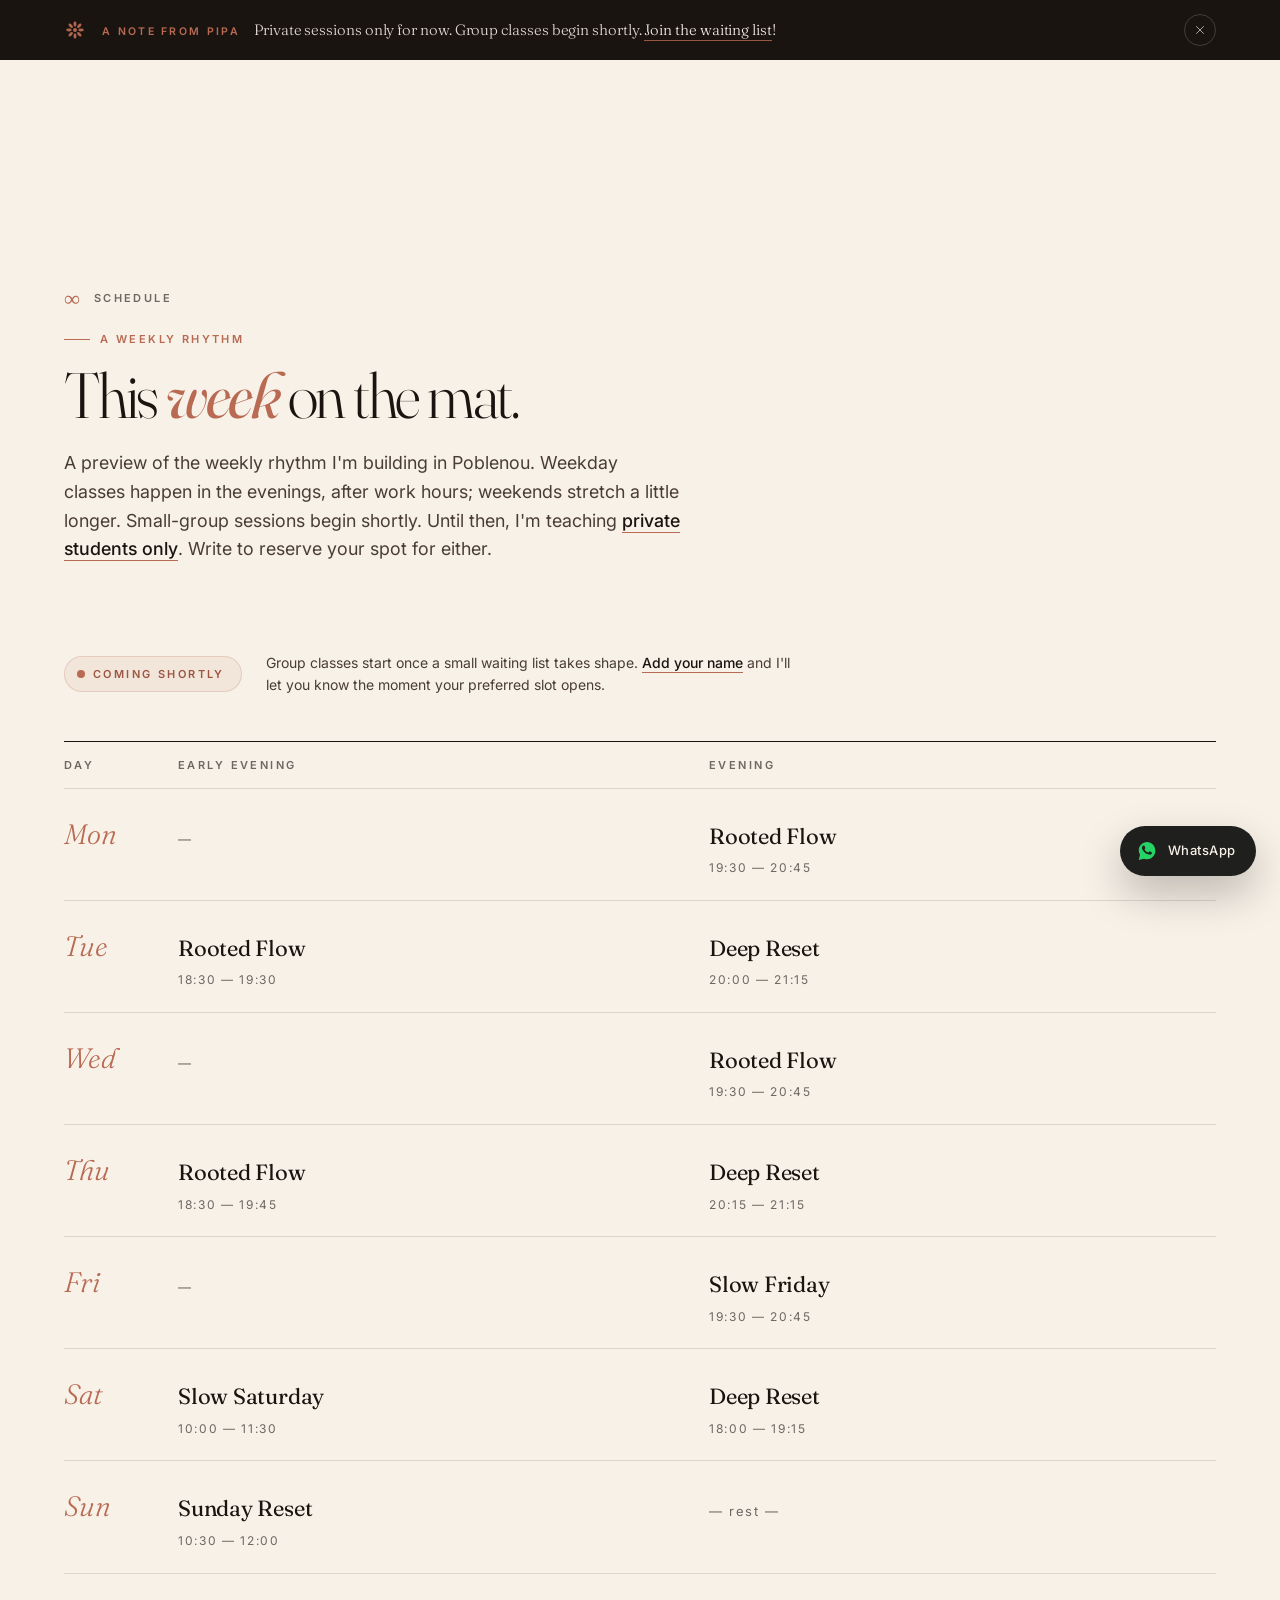
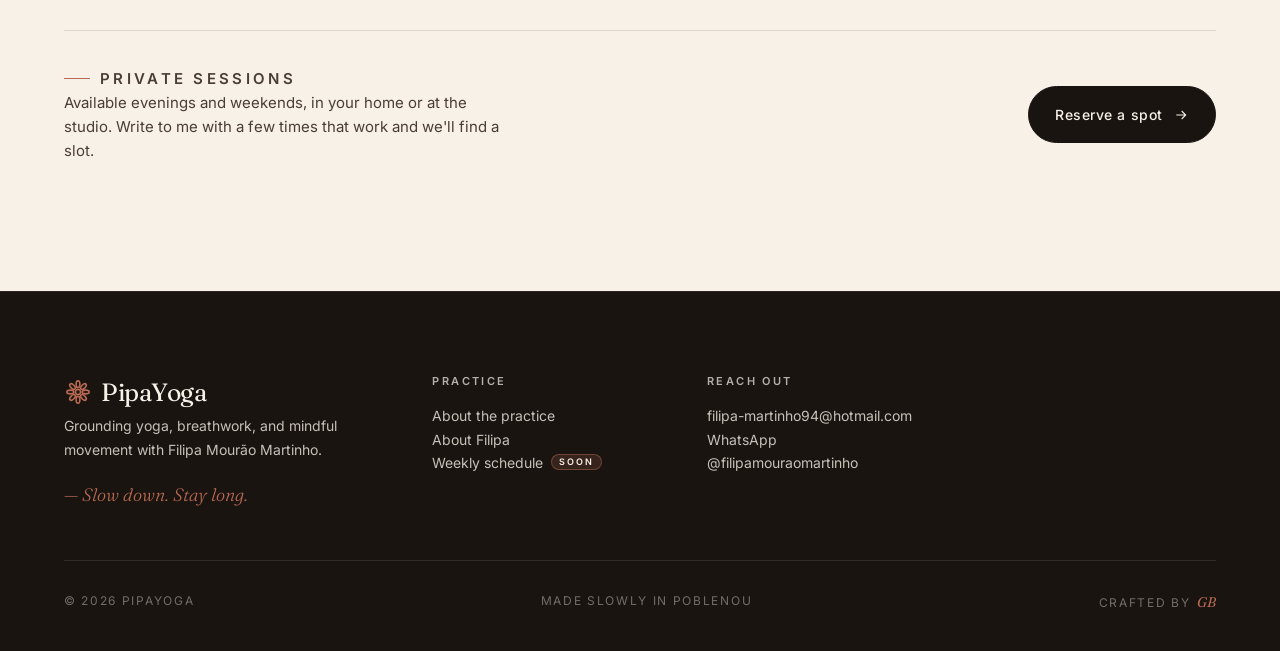
<file: schedule.html>
<!doctype html>
<html lang="en">
<head>
  <meta charset="utf-8" />
  <meta name="viewport" content="width=device-width, initial-scale=1" />
  <title>Schedule — PipaYoga · Filipa Mourão Martinho</title>
  <meta name="description" content="Weekly yoga schedule with Filipa in Poblenou, Barcelona. Evening classes on weekdays, longer sessions on weekends." />
  <meta name="theme-color" content="#f7f1e8" />

  <link rel="icon" type="image/svg+xml" href="./favicon.svg" />
  <link rel="apple-touch-icon" href="./favicon.svg" />
  <link rel="preconnect" href="https://fonts.googleapis.com">
  <link rel="preconnect" href="https://fonts.gstatic.com" crossorigin>
  <link rel="stylesheet" href="https://fonts.googleapis.com/css2?family=Fraunces:ital,opsz,wght@0,9..144,300;0,9..144,400;0,9..144,500;1,9..144,300;1,9..144,400&family=Inter:wght@400;500;600;700&display=swap">
  <link rel="stylesheet" href="styles.css" />
  <script>
    (function () {
      try {
        if (sessionStorage.getItem('pipa-announce-dismissed') === '1') {
          document.documentElement.classList.add('announce-dismissed');
        }
      } catch (e) {}
    })();
  </script>
</head>
<body class="page-schedule">

<a class="skip" href="#main">Skip to content</a>
<div class="scroll-progress" aria-hidden="true"></div>

<!-- ========================== ANNOUNCEMENT BANNER ========================== -->
<aside class="announce" id="announce" role="region" aria-label="A note from Pipa">
  <div class="announce__inner">
    <svg class="announce__bloom" viewBox="0 0 24 24" aria-hidden="true">
      <ellipse cx="12" cy="5.4" rx="1.6" ry="3"/>
      <ellipse cx="12" cy="5.4" rx="1.6" ry="3" transform="rotate(45 12 12)"/>
      <ellipse cx="12" cy="5.4" rx="1.6" ry="3" transform="rotate(90 12 12)"/>
      <ellipse cx="12" cy="5.4" rx="1.6" ry="3" transform="rotate(135 12 12)"/>
      <ellipse cx="12" cy="5.4" rx="1.6" ry="3" transform="rotate(180 12 12)"/>
      <ellipse cx="12" cy="5.4" rx="1.6" ry="3" transform="rotate(225 12 12)"/>
      <ellipse cx="12" cy="5.4" rx="1.6" ry="3" transform="rotate(270 12 12)"/>
      <ellipse cx="12" cy="5.4" rx="1.6" ry="3" transform="rotate(315 12 12)"/>
      <circle cx="12" cy="12" r="2.2" fill="currentColor"/>
    </svg>
    <p class="announce__text">
      <span class="announce__eyebrow">A note from Pipa</span>
      <span class="announce__body">
        Private sessions only for now. Group classes begin shortly. <a href="index.html#contact">Join the waiting list</a>!
      </span>
    </p>
    <button class="announce__close" id="announceClose" aria-label="Dismiss announcement" aria-controls="announce">
      <svg viewBox="0 0 24 24" width="14" height="14" fill="none" stroke="currentColor" stroke-width="1.6" stroke-linecap="round" aria-hidden="true">
        <path d="M6 6l12 12M18 6L6 18"/>
      </svg>
    </button>
  </div>
</aside>

<header class="nav" id="nav">
  <a href="index.html#home" class="logo">
    <svg viewBox="0 0 24 24" width="28" height="28" fill="none" stroke="currentColor" stroke-width="1.35" stroke-linecap="round" stroke-linejoin="round" aria-hidden="true">
      <ellipse cx="12" cy="5.4" rx="1.6" ry="3"/>
      <ellipse cx="12" cy="5.4" rx="1.6" ry="3" transform="rotate(45 12 12)"/>
      <ellipse cx="12" cy="5.4" rx="1.6" ry="3" transform="rotate(90 12 12)"/>
      <ellipse cx="12" cy="5.4" rx="1.6" ry="3" transform="rotate(135 12 12)"/>
      <ellipse cx="12" cy="5.4" rx="1.6" ry="3" transform="rotate(180 12 12)"/>
      <ellipse cx="12" cy="5.4" rx="1.6" ry="3" transform="rotate(225 12 12)"/>
      <ellipse cx="12" cy="5.4" rx="1.6" ry="3" transform="rotate(270 12 12)"/>
      <ellipse cx="12" cy="5.4" rx="1.6" ry="3" transform="rotate(315 12 12)"/>
      <circle cx="12" cy="12" r="2.2"/>
    </svg>
    <span>PipaYoga</span>
  </a>

  <nav class="nav__links" aria-label="Primary">
    <a href="index.html#about">About</a>
    <a href="index.html#practice">Practice</a>
    <a href="index.html#filipa">Filipa</a>
    <a href="schedule.html" class="nav__link--soon" aria-current="page">Schedule<span class="nav__soon" aria-label="(group classes coming soon)">soon</span></a>
    <a href="index.html#voices">Voices</a>
    <a href="index.html#contact">Contact</a>
  </nav>

  <a class="nav__icon" href="https://instagram.com/filipamouraomartinho" target="_blank" rel="noopener" aria-label="Filipa on Instagram">
    <svg viewBox="0 0 24 24" width="18" height="18" fill="none" stroke="currentColor" stroke-width="1.6" stroke-linecap="round" stroke-linejoin="round" aria-hidden="true">
      <rect x="3" y="3" width="18" height="18" rx="5"/>
      <circle cx="12" cy="12" r="4"/>
      <circle cx="17.5" cy="6.5" r="1" fill="currentColor" stroke="none"/>
    </svg>
  </a>
  <a class="nav__cta" href="index.html#contact">Book a class</a>

  <button class="nav__menu" id="menuBtn" aria-expanded="false" aria-controls="mobileMenu" aria-label="Open menu">
    <span></span><span></span>
  </button>
</header>

<div class="mobile-menu" id="mobileMenu" aria-hidden="true">
  <nav>
    <a href="index.html#about">About</a>
    <a href="index.html#practice">Practice</a>
    <a href="index.html#filipa">Filipa</a>
    <a href="schedule.html" class="nav__link--soon">Schedule<span class="nav__soon">soon</span></a>
    <a href="index.html#voices">Voices</a>
    <a href="index.html#contact">Contact</a>
    <a href="https://instagram.com/filipamouraomartinho" target="_blank" rel="noopener">Instagram</a>
    <a class="mobile-menu__cta" href="index.html#contact">Book a class</a>
  </nav>
</div>

<main id="main">

  <section class="section section--page">
    <aside class="section__label">
      <span class="num">∞</span>
      <span class="kicker">Schedule</span>
    </aside>

    <header class="page-head">
      <p class="eyebrow">A weekly rhythm</p>
      <h1 class="display display--lg">This <em>week</em> on the mat.</h1>
      <p class="lead">A preview of the weekly rhythm I'm building in Poblenou. Weekday classes happen in the evenings, after work hours; weekends stretch a little longer. Small-group sessions begin shortly. Until then, I'm teaching <a href="index.html#contact" class="page-head__link">private students only</a>. Write to reserve your spot for either.</p>
    </header>

    <div class="schedule-preview" aria-label="Preview status">
      <span class="schedule-preview__tag">
        <span class="schedule-preview__dot" aria-hidden="true"></span>
        Coming shortly
      </span>
      <p class="schedule-preview__text">
        Group classes start once a small waiting list takes shape. <a href="index.html#contact">Add your name</a> and I'll let you know the moment your preferred slot opens.
      </p>
    </div>

    <div class="schedule">
      <div class="schedule__row schedule__row--head">
        <span>Day</span>
        <span>Early evening</span>
        <span>Evening</span>
      </div>

      <div class="schedule__row">
        <span class="schedule__day">Mon</span>
        <span class="schedule__cell schedule__cell--empty">—</span>
        <span class="schedule__cell">
          <strong>Rooted Flow</strong>
          <em>19:30 — 20:45</em>
        </span>
      </div>

      <div class="schedule__row">
        <span class="schedule__day">Tue</span>
        <span class="schedule__cell">
          <strong>Rooted Flow</strong>
          <em>18:30 — 19:30</em>
        </span>
        <span class="schedule__cell">
          <strong>Deep Reset</strong>
          <em>20:00 — 21:15</em>
        </span>
      </div>

      <div class="schedule__row">
        <span class="schedule__day">Wed</span>
        <span class="schedule__cell schedule__cell--empty">—</span>
        <span class="schedule__cell">
          <strong>Rooted Flow</strong>
          <em>19:30 — 20:45</em>
        </span>
      </div>

      <div class="schedule__row">
        <span class="schedule__day">Thu</span>
        <span class="schedule__cell">
          <strong>Rooted Flow</strong>
          <em>18:30 — 19:45</em>
        </span>
        <span class="schedule__cell">
          <strong>Deep Reset</strong>
          <em>20:15 — 21:15</em>
        </span>
      </div>

      <div class="schedule__row">
        <span class="schedule__day">Fri</span>
        <span class="schedule__cell schedule__cell--empty">—</span>
        <span class="schedule__cell">
          <strong>Slow Friday</strong>
          <em>19:30 — 20:45</em>
        </span>
      </div>

      <div class="schedule__row">
        <span class="schedule__day">Sat</span>
        <span class="schedule__cell">
          <strong>Slow Saturday</strong>
          <em>10:00 — 11:30</em>
        </span>
        <span class="schedule__cell">
          <strong>Deep Reset</strong>
          <em>18:00 — 19:15</em>
        </span>
      </div>

      <div class="schedule__row">
        <span class="schedule__day">Sun</span>
        <span class="schedule__cell">
          <strong>Sunday Reset</strong>
          <em>10:30 — 12:00</em>
        </span>
        <span class="schedule__cell schedule__cell--empty">— rest —</span>
      </div>
    </div>

    <div class="schedule__foot">
      <div>
        <p class="eyebrow">Private sessions</p>
        <p>Available evenings and weekends, in your home or at the studio. Write to me with a few times that work and we'll find a slot.</p>
      </div>
      <a class="btn btn--primary" href="index.html#contact">
        Reserve a spot
        <svg viewBox="0 0 24 24" width="16" height="16" fill="none" stroke="currentColor" stroke-width="1.6"><path d="M5 12h14M13 6l6 6-6 6"/></svg>
      </a>
    </div>
  </section>

</main>

<footer class="footer">
  <div class="footer__top">
    <div class="footer__brand">
      <span class="logo logo--footer">
        <svg viewBox="0 0 24 24" width="28" height="28" fill="none" stroke="currentColor" stroke-width="1.35" stroke-linecap="round" stroke-linejoin="round" aria-hidden="true">
          <ellipse cx="12" cy="5.4" rx="1.6" ry="3"/>
          <ellipse cx="12" cy="5.4" rx="1.6" ry="3" transform="rotate(45 12 12)"/>
          <ellipse cx="12" cy="5.4" rx="1.6" ry="3" transform="rotate(90 12 12)"/>
          <ellipse cx="12" cy="5.4" rx="1.6" ry="3" transform="rotate(135 12 12)"/>
          <ellipse cx="12" cy="5.4" rx="1.6" ry="3" transform="rotate(180 12 12)"/>
          <ellipse cx="12" cy="5.4" rx="1.6" ry="3" transform="rotate(225 12 12)"/>
          <ellipse cx="12" cy="5.4" rx="1.6" ry="3" transform="rotate(270 12 12)"/>
          <ellipse cx="12" cy="5.4" rx="1.6" ry="3" transform="rotate(315 12 12)"/>
          <circle cx="12" cy="12" r="2.2"/>
        </svg>
        PipaYoga
      </span>
      <p>Grounding yoga, breathwork, and mindful movement with Filipa Mourão Martinho.</p>
      <p class="footer__quote"><em>&mdash;&nbsp;Slow down. Stay long.</em></p>
    </div>
    <div>
      <strong>Practice</strong>
      <p><a href="index.html#about">About the practice</a><br>
      <a href="index.html#filipa">About Filipa</a><br>
      <a href="schedule.html" class="nav__link--soon">Weekly schedule<span class="nav__soon">soon</span></a></p>
    </div>
    <div>
      <strong>Reach out</strong>
      <p><a href="mailto:filipa-martinho94@hotmail.com">filipa-martinho94@hotmail.com</a><br>
      <a href="https://wa.me/351912135446" target="_blank" rel="noopener">WhatsApp</a><br>
      <a href="https://instagram.com/filipamouraomartinho" target="_blank" rel="noopener">@filipamouraomartinho</a></p>
    </div>
  </div>
  <div class="footer__bottom">
    <span>© <span id="year">2026</span> PipaYoga</span>
    <span>Made slowly in Poblenou</span>
    <span class="footer__sig">Crafted by <em>GB</em></span>
  </div>
</footer>

<a class="whatsapp" href="https://wa.me/351912135446?text=Hi%20Filipa%2C%20I%27d%20like%20to%20book%20a%20class" target="_blank" rel="noopener" aria-label="Message Filipa on WhatsApp">
  <svg viewBox="0 0 32 32" width="22" height="22" fill="currentColor" aria-hidden="true">
    <path d="M16.04 3C9.4 3 4 8.4 4 15.04c0 2.27.63 4.5 1.83 6.43L4 29l7.7-1.78a12 12 0 0 0 4.34.81h.01c6.64 0 12.04-5.4 12.04-12.04C28.09 8.4 22.69 3 16.04 3zm6.94 16.7c-.3.83-1.74 1.62-2.4 1.7-.61.06-1.38.09-2.23-.14-.51-.16-1.18-.38-2.03-.74-3.57-1.54-5.9-5.13-6.08-5.36-.18-.24-1.45-1.93-1.45-3.68 0-1.74.92-2.6 1.24-2.96.32-.36.7-.45.93-.45.23 0 .47.01.67.01.21.01.5-.08.78.6.3.71 1 2.45 1.09 2.62.09.18.15.39.03.62-.12.24-.18.39-.36.6-.18.21-.39.47-.55.63-.18.18-.37.38-.16.74.21.36.93 1.54 2 2.49 1.37 1.22 2.53 1.6 2.89 1.78.36.18.57.15.78-.09.21-.24.9-1.05 1.14-1.41.24-.36.48-.3.81-.18.33.12 2.07.98 2.43 1.16.36.18.6.27.69.42.09.15.09.86-.21 1.69z"/>
  </svg>
  <span>WhatsApp</span>
</a>

<script src="script.js"></script>
</body>
</html>
</file>
<file: styles.css>
/* =====================================================
   PIPA YOGA — editorial wellness magazine
   ===================================================== */

/* ---------- Tokens ---------- */
:root {
  /* Colour — disciplined: paper, ink, one accent */
  --paper:        #f7f1e8;
  --paper-warm:   #efe5d4;
  --paper-deep:   #e6d8c3;
  --ink:          #1a1411;
  --ink-soft:     #4a3d36;
  --ink-muted:    rgba(26, 20, 17, 0.62);
  --ink-faint:    rgba(26, 20, 17, 0.14);
  --line:         rgba(26, 20, 17, 0.12);
  --line-soft:    rgba(26, 20, 17, 0.07);
  --clay:         #b86a52;
  --clay-deep:    #9d5642;

  /* Type */
  --serif:  "Fraunces", "Times New Roman", Georgia, serif;
  --sans:   "Inter", -apple-system, BlinkMacSystemFont, "Segoe UI", Helvetica, Arial, sans-serif;

  /* Rhythm */
  --gutter: 5vw;
  --max:    1320px;
  --radius: 8px;
  --radius-img: 14px;

  /* Motion */
  --ease: cubic-bezier(.22,.61,.36,1);
  --ease-out: cubic-bezier(.16,1,.3,1);
}

/* ---------- Reset / base ---------- */
*, *::before, *::after { box-sizing: border-box; }
html { -webkit-text-size-adjust: 100%; scroll-behavior: smooth; }body {
  margin: 0;
  font-family: var(--sans);
  font-size: 17px;
  line-height: 1.65;
  color: var(--ink);
  background: var(--paper);
  -webkit-font-smoothing: antialiased;
  text-rendering: optimizeLegibility;
  overflow-x: hidden;
}
img, svg { display: block; max-width: 100%; }
a { color: inherit; text-decoration: none; }
button { font: inherit; cursor: pointer; background: none; border: 0; color: inherit; }
input, select, textarea { font: inherit; color: inherit; }

::selection { background: var(--clay); color: var(--paper); }

/* In-page anchor links shouldn't hide behind the sticky nav */
section[id], .hero { scroll-margin-top: 84px; }

/* Accessible focus rings — only when keyboard-navigating */
:focus { outline: none; }
:focus-visible {
  outline: 2px solid var(--clay);
  outline-offset: 3px;
  border-radius: 4px;
}
.btn:focus-visible,
.nav__cta:focus-visible,
.voices__arrow:focus-visible,
.voices__dot:focus-visible {
  outline-offset: 4px;
}

.skip {
  position: absolute; left: -9999px; top: 0;
  background: var(--ink); color: var(--paper);
  padding: 12px 16px; z-index: 100;
}
.skip:focus { left: 12px; top: 12px; }

/* ---------- Scroll progress ---------- */
.scroll-progress {
  position: fixed; top: 0; left: 0; right: 0;
  height: 2px; background: var(--clay);
  transform-origin: 0 50%; transform: scaleX(0);
  z-index: 60; transition: transform .15s linear;
}

/* ---------- Ambient section nav (right-edge bloom strip) ----------
   Six tiny PipaYoga blooms pinned to the right edge. Inactive blooms
   sit small + faint with closed petals (just the core dot visible).
   The active section's bloom expands and opens its petals — uses the
   same petal-scaleY animation as the lotus favicons in section labels.
   Hidden on mobile (the page is short enough on phones that this would
   add clutter without helping). */
.section-nav {
  position: fixed;
  right: clamp(14px, 2vw, 26px);
  top: 50%;
  transform: translateY(-50%);
  z-index: 40;
  display: flex;
  flex-direction: column;
  gap: 16px;
  padding: 12px 6px;
  /* Initially hidden — JS reveals it once the user has scrolled past
     the overture so it doesn't compete with the hero photograph. */
  opacity: 0;
  pointer-events: none;
  transition: opacity .5s var(--ease);
}
.section-nav.is-visible {
  opacity: 1;
  pointer-events: auto;
}
.section-nav__dot {
  display: flex;
  align-items: center;
  justify-content: center;
  width: 26px;
  height: 26px;
  border-radius: 50%;
  position: relative;
  /* Larger hit target than the visible bloom */
}
.section-nav__bloom {
  width: 14px;
  height: 14px;
  color: var(--ink-faint);
  overflow: visible;
  transition: width .4s var(--ease), height .4s var(--ease),
              color .4s var(--ease);
}
.section-nav__bloom .bloom__petal {
  fill: currentColor;
  fill-opacity: 0;
  /* Petals start closed (collapsed scaleY: 0). They bloom open only
     when the dot becomes active. */
  transform: scaleY(0);
  transform-box: fill-box;
  transform-origin: 50% 100%;
  transition: transform .55s cubic-bezier(.22, .85, .25, 1),
              fill-opacity .4s ease;
}
.section-nav__bloom .bloom__core {
  fill: currentColor;
  /* Core is always visible — it's the dot you see when inactive. */
  transition: transform .35s var(--ease);
  transform-box: fill-box;
  transform-origin: center;
}
.section-nav__dot:hover .section-nav__bloom {
  color: var(--ink-muted);
  width: 16px;
  height: 16px;
}
.section-nav__dot.is-active .section-nav__bloom {
  width: 22px;
  height: 22px;
  color: var(--clay);
}
.section-nav__dot.is-active .section-nav__bloom .bloom__petal {
  transform: scaleY(1);
  fill-opacity: .82;
  transition-delay: calc(var(--i, 0) * 60ms);
}
@media (max-width: 1100px) {
  .section-nav { display: none; }
}
@media (prefers-reduced-motion: reduce) {
  .section-nav__bloom,
  .section-nav__bloom .bloom__petal,
  .section-nav__bloom .bloom__core {
    transition: none !important;
  }
}

/* ---------- Type ---------- */
.eyebrow {
  margin: 0 0 18px;
  font-family: var(--sans);
  font-size: 11px;
  letter-spacing: .22em;
  text-transform: uppercase;
  font-weight: 600;
  color: var(--clay);
  display: flex; align-items: center; gap: 10px;
  width: fit-content;
}
.eyebrow::before {
  content: "";
  width: 26px;
  height: 1px;
  background: var(--clay);
  flex-shrink: 0;
}
.eyebrow--light { color: rgba(247,241,232,.86); }
.eyebrow--light::before { background: rgba(247,241,232,.6); }

.label {
  font-family: var(--sans);
  font-size: 11px;
  letter-spacing: .22em;
  text-transform: uppercase;
  font-weight: 500;
  color: var(--ink-muted);
}

.display {
  margin: 0;
  font-family: var(--serif);
  font-weight: 300;
  font-style: normal;
  font-size: clamp(56px, 11vw, 168px);
  line-height: .92;
  letter-spacing: -.035em;
  font-variation-settings: "opsz" 144;
}
.display em {
  font-style: italic;
  font-weight: 400;
  color: var(--clay);
}
.display--lg { font-size: clamp(48px, 9vw, 132px); }
.display--md {
  /* Sized so every section headline ("Yoga, without pressure.",
     "Rooted in ancient yoga.", "A little more about me.", etc.) fits
     on a single line at every viewport — from narrow mobile (~340px
     content) up to desktop. Nowrap enforces the rule. */
  font-size: clamp(30px, 5vw, 64px);
  letter-spacing: -.025em;
  white-space: nowrap;
}
.display--sm { font-size: clamp(32px, 4vw, 56px); letter-spacing: -.02em; }

.lead {
  margin: 24px 0 0;
  max-width: 56ch;
  font-size: clamp(17px, 1.4vw, 20px);
  line-height: 1.6;
  color: var(--ink-soft);
}
.lead--light { color: rgba(247,241,232,.84); }

.lede {
  margin: 0;
  max-width: 52ch;
  font-size: clamp(17px, 1.5vw, 21px);
  line-height: 1.55;
  color: var(--ink-soft);
}

.drop::first-letter {
  font-family: var(--serif);
  font-size: 4.4em;
  font-weight: 400;
  font-style: italic;
  float: left;
  line-height: .85;
  padding: 8px 14px 0 0;
  color: var(--clay);
}

/* ---------- Buttons ---------- */
.btn {
  --bg: transparent;
  --fg: var(--ink);
  --bd: var(--ink);
  display: inline-flex; align-items: center; justify-content: center; gap: 10px;
  padding: 16px 26px;
  border: 1px solid var(--bd);
  background: var(--bg);
  color: var(--fg);
  font-weight: 500;
  font-size: 14px;
  letter-spacing: .04em;
  border-radius: 999px;
  transition: transform .35s var(--ease), background .35s var(--ease), color .35s var(--ease), border-color .35s var(--ease), box-shadow .35s var(--ease);
  will-change: transform;
}
.btn svg { transition: transform .35s var(--ease); }
.btn:hover { transform: translateY(-2px); box-shadow: 0 14px 30px rgba(26,20,17,.12); }
.btn:hover svg { transform: translateX(3px); }

.btn--primary { --bg: var(--ink); --fg: var(--paper); --bd: var(--ink); }
.btn--primary:hover { --bg: var(--clay); --bd: var(--clay); }

.btn--ghost { --bg: transparent; --fg: var(--ink); --bd: var(--ink-faint); }
.btn--ghost:hover { --bd: var(--ink); }

.btn--light { --bg: var(--paper); --fg: var(--ink); --bd: var(--paper); }
.btn--light:hover { --bg: var(--clay); --fg: var(--paper); --bd: var(--clay); }

.btn--sm { padding: 12px 20px; font-size: 13px; }

/* ---------- Nav ---------- */
.nav {
  position: fixed; top: 0; left: 0; right: 0;
  height: 78px;
  padding: 0 var(--gutter);
  display: flex; align-items: center; justify-content: space-between;
  z-index: 50;
  background: rgba(247, 241, 232, .82);
  backdrop-filter: saturate(140%) blur(14px);
  -webkit-backdrop-filter: saturate(140%) blur(14px);
  border-bottom: 1px solid transparent;
  transition: height .3s var(--ease), background .3s var(--ease), border-color .3s var(--ease), color .3s var(--ease);
}
.nav.is-scrolled {
  height: 64px;
  border-color: var(--line-soft);
  background: rgba(247, 241, 232, .94);
}
/* When the page has the overture full-bleed photograph at the top
   (index.html only, via body.has-overture) and we're at the very top
   of the page, the nav becomes transparent with cream text so it
   floats on the sunset image. As soon as the user scrolls past 40px,
   the .is-scrolled class is added by JS and the nav reverts to its
   standard paper-on-ink appearance. */
body.has-overture .nav:not(.is-scrolled) {
  background: transparent;
  backdrop-filter: none;
  -webkit-backdrop-filter: none;
  border-bottom-color: transparent;
}
body.has-overture .nav:not(.is-scrolled) .logo { color: var(--paper); }
body.has-overture .nav:not(.is-scrolled) .logo svg { color: var(--clay); }
body.has-overture .nav:not(.is-scrolled) .nav__links a { color: rgba(247, 241, 232, 0.78); }
body.has-overture .nav:not(.is-scrolled) .nav__links a:hover,
body.has-overture .nav:not(.is-scrolled) .nav__links a[aria-current="page"] { color: var(--paper); }
body.has-overture .nav:not(.is-scrolled) .nav__links a::after { background: var(--paper); }
body.has-overture .nav:not(.is-scrolled) .nav__cta {
  border-color: rgba(247, 241, 232, 0.55);
  color: var(--paper);
}
body.has-overture .nav:not(.is-scrolled) .nav__cta:hover {
  background: var(--paper);
  color: var(--ink);
  border-color: var(--paper);
}
body.has-overture .nav:not(.is-scrolled) .nav__icon { color: rgba(247, 241, 232, 0.78); }
body.has-overture .nav:not(.is-scrolled) .nav__icon:hover { color: var(--paper); background: rgba(247, 241, 232, 0.10); }
body.has-overture .nav:not(.is-scrolled) .nav__menu span { background: var(--paper); }
body.has-overture .nav:not(.is-scrolled) .nav__soon {
  background: rgba(247, 241, 232, 0.12);
  border-color: rgba(247, 241, 232, 0.4);
  color: var(--paper);
}
.logo {
  display: inline-flex; align-items: center; gap: 9px;
  font-family: var(--serif);
  font-size: 23px;
  font-weight: 400;
  letter-spacing: -.012em;
}
.logo svg {
  color: var(--clay);
  flex-shrink: 0;
  /* let the sunflower spin slowly when you hover the lockup */
  transition: transform 1.2s var(--ease);
  transform-origin: 50% 50%;
}
.logo:hover svg { transform: rotate(45deg); }
.logo--footer { color: var(--paper); font-size: 25px; }
.logo--footer svg { color: var(--clay); }

.nav__links {
  display: flex; gap: 32px;
  font-size: 13px;
  letter-spacing: .04em;
  font-weight: 500;
}
.nav__links a {
  color: var(--ink-muted);
  position: relative;
  padding: 6px 0;
  transition: color .25s var(--ease);
}
.nav__links a::after {
  content: ""; position: absolute; left: 0; bottom: 0;
  width: 100%; height: 1px; background: var(--ink);
  transform: scaleX(0); transform-origin: 100% 50%;
  transition: transform .35s var(--ease);
}
.nav__links a:hover, .nav__links a[aria-current="page"] { color: var(--ink); }
.nav__links a:hover::after, .nav__links a[aria-current="page"]::after { transform: scaleX(1); transform-origin: 0 50%; }

/* Schedule link gets a small "soon" annotation while group classes
   are being scheduled. Sits inline so the link itself stays clickable
   as one element. Reads as an editorial whisper, not a badge. */
.nav__link--soon { display: inline-flex; align-items: center; gap: 8px; }
/* Don't run the full-width underline beneath the pill — the pill IS
   the visual emphasis on this link. */
.nav__link--soon::after { display: none; }
.nav__soon {
  display: inline-flex;
  align-items: center;
  padding: 2px 7px 3px;
  background: rgba(184, 106, 82, 0.10);
  border: 1px solid rgba(184, 106, 82, 0.28);
  border-radius: 999px;
  font-family: var(--sans);
  font-size: 9px;
  letter-spacing: .2em;
  text-transform: uppercase;
  font-weight: 600;
  color: var(--clay-deep);
  line-height: 1;
  transition: background .25s var(--ease), color .25s var(--ease), border-color .25s var(--ease);
}
.nav__link--soon:hover .nav__soon {
  background: var(--clay);
  color: var(--paper);
  border-color: var(--clay);
}
/* The mobile-menu uses bigger Fraunces lines, so the soon pill needs
   more breathing room and a slightly larger size to balance. */
.mobile-menu .nav__link--soon { gap: 12px; }
.mobile-menu .nav__soon {
  font-size: 10px;
  padding: 3px 10px 4px;
}
/* In the footer the soon pill sits on the dark ink background, so it
   needs warmer fill + paper text to read clearly without shouting. */
.footer .nav__soon {
  background: rgba(184, 106, 82, 0.18);
  border-color: rgba(184, 106, 82, 0.45);
  color: var(--paper);
  /* nudge baseline so it sits in the middle of the text line */
  transform: translateY(-1px);
}
.footer .nav__link--soon:hover .nav__soon {
  background: var(--clay);
  color: var(--paper);
  border-color: var(--clay);
}

.nav__cta {
  display: inline-flex; align-items: center;
  padding: 10px 18px;
  border: 1px solid var(--ink);
  border-radius: 999px;
  font-size: 13px; font-weight: 500;
  transition: background .3s var(--ease), color .3s var(--ease);
}
.nav__cta:hover { background: var(--ink); color: var(--paper); }

.nav__icon {
  display: inline-flex; align-items: center; justify-content: center;
  width: 38px; height: 38px;
  margin-right: 6px;
  border-radius: 999px;
  color: var(--ink-muted);
  transition: color .25s var(--ease), background .25s var(--ease), transform .35s var(--ease);
}
.nav__icon:hover { color: var(--clay); background: rgba(26,20,17,.05); transform: translateY(-1px); }

.nav__menu {
  display: none;
  width: 36px; height: 36px;
  flex-direction: column; align-items: center; justify-content: center; gap: 5px;
}
.nav__menu span {
  /* Whole-pixel height (2px) renders crisper and identically on both
     spans — at 1.5px subpixel rendering can make one bar look slightly
     thicker than the other depending on alignment. */
  display: block;
  width: 22px;
  height: 2px;
  background: var(--ink);
  transition: transform .3s var(--ease), opacity .2s var(--ease), background .25s var(--ease);
}
.nav__menu[aria-expanded="true"] span:first-child { transform: translateY(3.5px) rotate(45deg); }
.nav__menu[aria-expanded="true"] span:last-child { transform: translateY(-3.5px) rotate(-45deg); }
/* When the mobile menu is open, the close-X must read against the cream
   .mobile-menu overlay — force it to the dark ink color regardless of
   any has-overture transparency rules above. */
.nav__menu[aria-expanded="true"] span { background: var(--ink) !important; }

.mobile-menu {
  position: fixed; inset: 0;
  background: var(--paper);
  z-index: 45;
  display: flex; align-items: center; justify-content: center;
  opacity: 0; pointer-events: none;
  transition: opacity .35s var(--ease);
}
.mobile-menu.is-open { opacity: 1; pointer-events: auto; }
.mobile-menu nav {
  display: flex; flex-direction: column; gap: 18px;
  text-align: center;
  font-family: var(--serif);
  font-size: 36px;
  font-weight: 300;
}
.mobile-menu nav a { color: var(--ink); }
.mobile-menu__cta {
  margin-top: 18px;
  font-family: var(--sans);
  font-size: 14px;
  letter-spacing: .04em;
  padding: 14px 28px;
  border: 1px solid var(--ink);
  border-radius: 999px;
}

/* ---------- Section primitives ---------- */
.section {
  position: relative;
  padding: clamp(72px, 10vw, 130px) var(--gutter);
  max-width: var(--max);
  margin: 0 auto;
}
.section__label {
  /* Sits ABOVE each section's eyebrow as its own line. display: flex
     (not inline-flex) is critical — eyebrows are inline elements, so
     without this they'd sit on the same line as the label. */
  position: relative;
  display: flex;
  flex-direction: row;
  align-items: center;
  gap: 14px;
  width: fit-content;
  margin-bottom: 14px;
  font-size: 11px;
  letter-spacing: .22em;
  text-transform: uppercase;
  font-weight: 600;
  color: var(--ink-muted);
}
.section__label .num {
  font-family: var(--serif);
  font-size: 22px;
  font-weight: 300;
  font-style: italic;
  letter-spacing: 0;
  text-transform: none;
  color: var(--clay);
}
.section__label--light { color: var(--paper); }
.section__label--light .num { color: var(--clay); }
.section__label--light .kicker { color: var(--paper); opacity: .92; }

.section__head {
  max-width: 880px;
  margin: 0 0 clamp(36px, 5vw, 64px);
}

/* ---------- Section dividers ----------
   A small bloom favicon at the top center of certain sections, just
   enough to give the eye a beat between cream-on-cream transitions.
   Same faint clay tint the dot used to have. Inlined as a properly
   URL-encoded SVG data URI so it parses reliably across browsers. */
.section--practice::before,
.section--filipa::before {
  content: "";
  position: absolute;
  top: 0;
  left: 50%;
  width: 18px;
  height: 18px;
  transform: translate(-50%, -50%);
  opacity: .4;
  background-image: url("data:image/svg+xml,%3Csvg xmlns='http://www.w3.org/2000/svg' viewBox='0 0 24 24' fill='%23b86a52'%3E%3Cellipse cx='12' cy='5.4' rx='1.6' ry='3'/%3E%3Cellipse cx='12' cy='5.4' rx='1.6' ry='3' transform='rotate(45 12 12)'/%3E%3Cellipse cx='12' cy='5.4' rx='1.6' ry='3' transform='rotate(90 12 12)'/%3E%3Cellipse cx='12' cy='5.4' rx='1.6' ry='3' transform='rotate(135 12 12)'/%3E%3Cellipse cx='12' cy='5.4' rx='1.6' ry='3' transform='rotate(180 12 12)'/%3E%3Cellipse cx='12' cy='5.4' rx='1.6' ry='3' transform='rotate(225 12 12)'/%3E%3Cellipse cx='12' cy='5.4' rx='1.6' ry='3' transform='rotate(270 12 12)'/%3E%3Cellipse cx='12' cy='5.4' rx='1.6' ry='3' transform='rotate(315 12 12)'/%3E%3Ccircle cx='12' cy='12' r='2.2'/%3E%3C/svg%3E");
  background-repeat: no-repeat;
  background-position: center;
  background-size: contain;
}

/* ---------- OVERTURE (sunset) ---------- */
.overture {
  position: relative;
  width: 100%;
  height: 100vh;
  min-height: 600px;
  max-height: 920px;
  overflow: hidden;
  background: var(--ink);
  color: var(--paper);
  isolation: isolate;
  display: flex;
  align-items: stretch;
}
.overture__bg { position: absolute; inset: 0; z-index: 0; }
.overture__bg img {
  width: 100%; height: 100%;
  object-fit: cover;
  object-position: center 50%;
  animation: overtureSettle 24s var(--ease-out) both;
  will-change: transform;
}
@keyframes overtureSettle {
  from { transform: scale(1.05); }
  to   { transform: scale(1.00); }
}
.overture__veil {
  /* Lighter, top-only veil — leaves the bottom of the photograph
     mostly clean so the sunset reads. The bottom darkening is just
     enough to keep the cream tagline + button readable on bright
     skies without dominating the picture. */
  position: absolute; inset: 0; z-index: 1;
  background:
    linear-gradient(
      180deg,
      rgba(26, 20, 17, 0.42) 0%,
      rgba(26, 20, 17, 0.22) 18%,
      rgba(26, 20, 17, 0.08) 50%,
      rgba(26, 20, 17, 0.20) 78%,
      rgba(26, 20, 17, 0.55) 100%
    );
  pointer-events: none;
}
.overture__inner {
  position: relative; z-index: 2;
  width: 100%; max-width: var(--max);
  margin: 0 auto;
  padding: clamp(110px, 13vh, 150px) var(--gutter) clamp(70px, 10vh, 110px);
  display: grid;
  grid-template-rows: auto 1fr auto;
}
.overture__meta {
  align-self: start;
  display: flex; justify-content: space-between; align-items: center;
  padding-bottom: 16px;
  border-bottom: 1px solid rgba(247, 241, 232, 0.22);
}
.overture__meta .label { color: rgba(247, 241, 232, 0.78); }
.overture__bottom {
  /* Grid row 3 = the bottom of the section. The bottom block sits
     anchored to the bottom-left edge of the photograph, like a magazine
     caption rather than a competing headline. */
  grid-row: 3 / 4;
  align-self: end;
  justify-self: start;
  display: flex; flex-direction: column; align-items: flex-start;
  gap: clamp(16px, 2.4vh, 28px);
}
.overture__line {
  /* Sized to match the rest of the site's section headlines (display--md).
     Reads as the photograph's caption rather than a poster headline. */
  margin: 0;
  font-family: var(--serif);
  font-weight: 300;
  font-style: italic;
  font-size: clamp(34px, 5.4vw, 72px);
  line-height: 1;
  letter-spacing: -.025em;
  color: var(--paper);
  white-space: nowrap;
  text-shadow: 0 2px 24px rgba(26, 20, 17, 0.35);
}
.overture__line em { font-style: italic; font-weight: 400; color: var(--paper); }
.btn--overture {
  --bg: var(--paper); --fg: var(--ink); --bd: var(--paper);
  padding: 17px 30px; font-size: 14px; letter-spacing: .05em;
}
.btn--overture:hover { --bg: var(--clay); --fg: var(--paper); --bd: var(--clay); }
.overture__actions { display: flex; flex-wrap: wrap; align-items: center; gap: 18px; }
.overture__scroll {
  display: inline-flex; align-items: center; gap: 10px;
  margin-left: 6px;
  padding: 16px 4px;
  font-family: var(--sans);
  font-size: 11px; letter-spacing: .22em; text-transform: uppercase;
  font-weight: 500;
  color: rgba(247, 241, 232, 0.7);
  animation: bob 2.6s ease-in-out infinite;
  transition: color .25s var(--ease);
}
.overture__scroll:hover { color: var(--paper); }
.overture__scroll svg { transition: transform .35s var(--ease); }
.overture__scroll:hover svg { transform: translateY(2px); }
@media (max-width: 760px) {
  .overture { min-height: 520px; max-height: none; }
  .overture__inner { padding: 96px var(--gutter) 56px; }
  .overture__meta { padding-bottom: 12px; }
  .overture__meta .label { font-size: 10px; letter-spacing: .18em; }
  .overture__line { font-size: clamp(30px, 7.5vw, 44px); line-height: 1; }
  /* Mobile: move the tagline + button up to the top of the section so it
     lands above the fold on entry. Visually anchored just under the meta
     line rather than way down at the bottom of the photograph. */
  .overture__bottom {
    grid-row: 2 / 3;
    align-self: start;
    margin-top: clamp(28px, 5vh, 48px);
    gap: 14px;
  }
  .overture__actions { gap: 12px; }
  .btn--overture { padding: 14px 24px; font-size: 13px; }
  /* Slightly more breathing room on the left/right of every section
     (gutter is normally 5vw; on phones that's tight). Bump for tap-edge
     comfort. */
  :root { --gutter: 24px; }
  /* ---------- Body text — sized for phones ----------
     Lead paragraphs feel right at 17px on a desktop column but a touch
     heavy on a narrow mobile viewport. Drop to 15.5px with a tighter
     line-height so paragraphs read as comfortable phone copy rather
     than magazine-spread copy. */
  .lead { font-size: 15.5px; line-height: 1.55; }
  /* The drop-cap M / I scales with the paragraph, so dropping its size
     here keeps it proportional to the smaller body text. */
  .lead.drop::first-letter { font-size: 4em; line-height: .85; }
  /* ---------- Images — sized for phones ----------
     All section images get a substantial reduction so they read as
     small photographic accents next to the copy rather than dominating
     the viewport. */
  .about__figure .img-frame img,
  .about__figure .img-frame { height: clamp(160px, 24vh, 200px); min-height: 0; }
  .filipa__image img { height: clamp(160px, 24vh, 200px); }
  .training__figure { min-height: 0; max-height: none; height: auto; }
  .training__figure .img-frame img { height: clamp(140px, 28vw, 200px); }
  /* Card images on practice section — still single column, just shorter */
  .card__image img { height: clamp(140px, 36vw, 180px); }
  /* Voice testimonial image — already had a clamp, tighten the upper end */
  .voice__image img { height: clamp(160px, 28vw, 220px); }
  /* Section labels (the bloom + 01 ABOUT) — slightly tighter on mobile */
  .section__label { gap: 10px; margin-bottom: 12px; }
  .section__label .num { font-size: 20px; }
  /* Practice & sessions notes — tighter on narrow screens */
  .practice__note { font-size: 13px; }
  /* Form fields get a touch more vertical room on mobile so the typing
     experience is more comfortable. */
  .field input, .field select, .field textarea { padding: 12px 14px; }
  /* Schedule preview & section intro/practice notes match the reduced
     body text scale for consistency. */
  .schedule-preview__text { font-size: 12.5px; }
}
@media (prefers-reduced-motion: reduce) {
  .overture__bg img { animation: none !important; transform: none !important; }
  .overture__scroll { animation: none !important; }
}

/* ---------- HERO (legacy — still used for credential card structure
   inside the merged About section) ---------- */
.hero__credential {
  margin: 0;
  width: clamp(196px, 28%, 248px);
  background: var(--paper);
  padding: 12px 12px 18px;
  border-radius: 4px;
  display: flex; flex-direction: column; gap: 14px;
  opacity: 0;
  transform: rotate(0deg) translate(28px, 40px) scale(.94);
  transition:
    opacity 1.2s var(--ease-out) .45s,
    transform 1.2s var(--ease-out) .45s,
    box-shadow .5s var(--ease);
  box-shadow:
    0 1px 2px rgba(26, 20, 17, 0.08),
    0 26px 60px rgba(26, 20, 17, 0.22);
}
/* The IntersectionObserver toggles .is-visible on parent images that get
   the .reveal class. Inside the About section we attach .reveal to the
   .about__figure so the credential card animates in along with the image. */
.is-visible .hero__credential,
.about__figure.is-visible .hero__credential {
  opacity: 1;
  transform: rotate(2.5deg) translate(0, 0) scale(1);
}
.hero__credential-photo {
  width: 100%;
  height: clamp(170px, 22vh, 210px);
  overflow: hidden;
  border-radius: 2px;
  background: var(--paper-warm);
  position: relative;
}
.hero__credential-photo img {
  display: block; width: 100%; height: 100%;
  object-fit: cover;
  transition: transform 1.2s var(--ease-out);
}
.hero__credential-cap {
  display: flex; flex-direction: column; align-items: center;
  gap: 6px;
  padding: 0 6px 2px;
  text-align: center;
}
.hero__credential-eyebrow {
  font-family: var(--sans);
  font-size: 9px;
  letter-spacing: .3em;
  text-transform: uppercase;
  font-weight: 700;
  color: var(--clay);
  display: inline-flex; align-items: center; gap: 8px;
}
.hero__credential-eyebrow::before,
.hero__credential-eyebrow::after {
  content: ""; display: inline-block;
  width: 16px; height: 1px;
  background: var(--clay); opacity: .55;
}
.hero__credential-title {
  font-family: var(--serif);
  font-weight: 400;
  font-size: clamp(17px, 1.6vw, 20px);
  letter-spacing: -.012em;
  color: var(--ink);
  line-height: 1.1;
}
.hero__credential-title em { font-style: italic; color: var(--clay); }
.hero__credential-meta {
  font-family: var(--sans);
  font-size: 9.5px;
  letter-spacing: .2em;
  text-transform: uppercase;
  font-weight: 500;
  color: var(--ink-muted);
  line-height: 1.5;
}
@keyframes bob {
  0%, 100% { transform: translateY(0); }
  50%      { transform: translateY(4px); }
}

/* ---------- INTRO (legacy About — kept for backward compat, unused now) ---------- */
.intro {
  display: grid;
  grid-template-columns: 1fr 1.1fr;
  gap: clamp(40px, 6vw, 84px);
  align-items: center;
}
.intro__image { margin: 0; position: relative; }
.intro__image img {
  width: 100%;
  height: clamp(420px, 60vh, 640px);
  object-fit: cover;
  border-radius: var(--radius-img);
}
.intro__image figcaption {
  margin-top: 12px;
  font-size: 11px;
  letter-spacing: .2em;
  text-transform: uppercase;
  color: var(--ink-muted);
}
.facts {
  margin: 40px 0 0;
  display: grid;
  grid-template-columns: repeat(3, 1fr);
  gap: 24px;
  border-top: 1px solid var(--line);
  padding-top: 28px;
}
.facts div { display: flex; flex-direction: column; gap: 6px; }
.facts dt {
  font-family: var(--serif);
  font-size: clamp(36px, 4vw, 52px);
  font-weight: 300;
  font-style: italic;
  color: var(--ink);
  line-height: 1;
  letter-spacing: -.02em;
}
.facts dd {
  margin: 0;
  font-size: 12px;
  letter-spacing: .14em;
  text-transform: uppercase;
  color: var(--ink-muted);
  font-weight: 500;
}

/* ============================================================
   ABOUT — centerpiece section (merged with former hero)

   Uses the section--training pattern: full-bleed container so we
   have generous horizontal room to breathe.

   Composition:
     row 1 — section label in left gutter (handled by .section__label)
     row 2 — section head (eyebrow + headline) indented to clear the label
     row 3 — two-column .about__media:
              left: body copy paragraphs + buttons
              right: portrait + credential card + facts band UNDER the image
   ============================================================ */
.section--about {
  /* Full-bleed like .section--training so the section can use the whole
     viewport width inside its left/right gutters. */
  max-width: none;
  padding-left: var(--gutter);
  padding-right: var(--gutter);
  overflow: hidden;
}
.about {
  max-width: var(--max);
  margin: 0 auto;
}
/* The eyebrow + headline now sit at the top of the copy column,
   directly next to the image. The headline gets its own spacing so
   the lede follows at the same rhythm as Practice / Training. */
.about__heading {
  margin: 6px 0 28px;
}

/* Two-column body block — copy on the left, portrait on the right.
   Indented to clear the section label column. align-items: stretch
   means both columns share the same vertical height — the image will
   fill whatever height the copy column produces. */
.about__media {
  display: grid;
  grid-template-columns: 1fr 1fr;
  gap: clamp(48px, 7vw, 96px);
  align-items: stretch;
}
.about__copy {
  /* Paragraphs sit on a comfortable, generous measure. Slightly under
     the column width so the longest line never feels stretched. */
  max-width: 56ch;
}
/* The lede sits with the same spacing the .lead class gets in
   .section__head — small gap below the headline, then breathing
   room before the body paragraph. Matches Practice / Training. */
/* The eyebrow + headline + leads sit at the top of the copy column,
   directly next to the image. Both paragraphs use the standard .lead
   class so they match every other section's body text exactly. The
   second paragraph carries .drop for the editorial dropcap M. */
.about__copy .lead { margin-top: 24px; }
.about__copy .lead.drop { margin-top: 28px; }
.about__actions {
  display: flex;
  flex-wrap: wrap;
  gap: 12px;
  margin-top: 32px;
}

/* Right column — image stretches to match the copy column's natural
   height, no more, no less. Capped so on tall copy columns the image
   doesn't become disproportionately large. */
.about__visual {
  display: flex;
  flex-direction: column;
  align-self: stretch;
}
.about__figure {
  position: relative;
  margin: 0;
  /* Image height ranges between a comfortable minimum (so it doesn't
     squish on short copy) and a sensible cap (so on tall copy, it
     stays photograph-sized rather than wall-sized). */
  min-height: 480px;
  max-height: 640px;
  height: 100%;
}
.about__figure .img-frame {
  position: relative;
  overflow: hidden;
  border-radius: var(--radius-img);
  background: var(--paper-warm);
  height: 100%;
}
.about__figure .img-frame img {
  display: block;
  width: 100%;
  height: 100%;
  object-fit: cover;
  object-position: center center;
  border-radius: var(--radius-img);
  transition: transform 1.4s var(--ease-out);
}
.about__figure:hover .img-frame img { transform: scale(1.04); }

/* Tablet & mobile — collapse to one column. Image goes first (above the
   text) so the visual lands first, then copy + buttons read below. */
@media (max-width: 1100px) {
  .about__media {
    grid-template-columns: 1fr;
    gap: 48px;
    align-items: stretch;
  }
  .about__figure .img-frame {
    min-height: clamp(420px, 60vh, 560px);
    height: auto;
  }
  .about__figure .img-frame img { height: clamp(420px, 60vh, 560px); }
  .about__copy { max-width: none; }
}
@media (max-width: 760px) {
  .about__figure .img-frame {
    min-height: clamp(360px, 56vh, 460px);
  }
  .about__figure .img-frame img { height: clamp(360px, 56vh, 460px); }
}

/* ---------- PRACTICE cards ---------- */
.cards {
  display: grid;
  grid-template-columns: repeat(2, 1fr);
  gap: 28px;
}
.card {
  display: flex; flex-direction: column;
  border-top: 1px solid var(--line);
  padding-top: 18px;
  transition: transform .5s var(--ease);
}
.card:hover { transform: translateY(-4px); }
.card__image {
  overflow: hidden;
  border-radius: var(--radius-img);
  margin-bottom: 22px;
}
.card__image img {
  width: 100%;
  height: 380px;
  object-fit: cover;
  /* Bias the crop slightly toward the bottom (75% from top) so the
     subject's pose stays visible without cutting off their head from
     the top — a middle ground between center and bottom. */
  object-position: center 75%;
  transition: transform 1.2s var(--ease-out);
}
.card:hover .card__image img { transform: scale(1.04); }
.card__body { padding: 0 4px; }
.card__num {
  font-family: var(--serif);
  font-size: 18px;
  font-style: italic;
  color: var(--clay);
  display: inline-block;
  margin-bottom: 6px;
}
.card__kicker {
  margin: 0;
  font-size: 11px;
  letter-spacing: .22em;
  text-transform: uppercase;
  color: var(--ink-muted);
  font-weight: 600;
  transition: color .35s var(--ease);
}
.card h3 {
  margin: 8px 0 10px;
  font-family: var(--serif);
  font-weight: 400;
  font-size: clamp(28px, 2.6vw, 38px);
  letter-spacing: -.02em;
  line-height: 1.05;
  position: relative;
  display: inline-block;
}
/* A thin clay underline grows in under the title on hover. The kicker
   ("Gentle" / "Restore") also brightens to clay — small but rewarding. */
.card h3::after {
  content: "";
  position: absolute;
  left: 0; bottom: -4px;
  width: 100%;
  height: 1px;
  background: var(--clay);
  transform: scaleX(0);
  transform-origin: 0 50%;
  transition: transform .5s var(--ease);
}
.card:hover h3::after { transform: scaleX(1); }
.card:hover .card__kicker { color: var(--clay); }
.card p {
  margin: 0;
  color: var(--ink-soft);
  font-size: 15px;
  line-height: 1.6;
}
.practice__note {
  margin: clamp(40px, 5vw, 56px) 0 0;
  font-size: 14px;
  color: var(--ink-muted);
  text-align: center;
}
.practice__note a {
  color: var(--ink);
  border-bottom: 1px solid var(--clay);
  padding-bottom: 2px;
  font-weight: 500;
  transition: color .25s var(--ease), border-color .25s var(--ease);
}
.practice__note a:hover { color: var(--clay); }

/* ---------- TRAINING (with marquee) ---------- */
.section--training {
  background: var(--paper-warm);
  max-width: none;
  padding-left: var(--gutter);
  padding-right: 0;
  overflow: hidden;
}
.training {
  max-width: var(--max);
  margin: 0 auto;
  padding-right: var(--gutter);
  display: grid;
  grid-template-columns: 1fr 1fr;
  gap: clamp(48px, 7vw, 96px);
  align-items: center;
}
.training__copy {
  max-width: 56ch;
}
/* Image figure in the right column — same look as About: rounded
   corners, paper-warm placeholder, gentle hover scale. Stretched to
   match the height of the copy column. */
.training__figure {
  position: relative;
  margin: 0;
  min-height: 420px;
  max-height: 580px;
  height: 100%;
}
.training__figure .img-frame {
  position: relative;
  overflow: hidden;
  border-radius: var(--radius-img);
  background: var(--paper-warm);
  height: 100%;
}
.training__figure .img-frame img {
  display: block;
  width: 100%;
  height: 100%;
  object-fit: cover;
  object-position: center center;
  border-radius: var(--radius-img);
  transition: transform 1.4s var(--ease-out);
}
.training__figure:hover .img-frame img { transform: scale(1.04); }
.marquee {
  margin-top: clamp(48px, 6vw, 80px);
  overflow: hidden;
  border-top: 1px solid var(--line);
  border-bottom: 1px solid var(--line);
  padding: 28px 0;
  -webkit-mask-image: linear-gradient(90deg, transparent, #000 8%, #000 92%, transparent);
          mask-image: linear-gradient(90deg, transparent, #000 8%, #000 92%, transparent);
}
.marquee__track {
  display: inline-flex;
  white-space: nowrap;
  gap: 36px;
  padding-left: 36px;
  font-family: var(--serif);
  font-size: clamp(28px, 4vw, 48px);
  font-weight: 300;
  font-style: italic;
  color: var(--ink);
  animation: marquee 40s linear infinite;
}
/* Slow the marquee dramatically on hover so people can actually read
   each discipline as it scrolls past — feels like a respectful pause. */
.marquee:hover .marquee__track { animation-duration: 200s; }
.marquee__track .dot { color: var(--clay); }
@keyframes marquee {
  to { transform: translateX(-50%); }
}

/* ---------- BENEFITS ---------- */
.benefits {
  list-style: none;
  margin: 0; padding: 0;
  display: grid;
  grid-template-columns: repeat(4, 1fr);
  gap: 0;
  border-top: 1px solid var(--line);
}
.benefits li {
  padding: 36px 28px 36px 0;
  border-right: 1px solid var(--line);
  position: relative;
}
.benefits li:last-child { border-right: 0; padding-right: 0; }
.benefits__num {
  font-family: var(--serif);
  font-size: 14px;
  font-style: italic;
  color: var(--clay);
}
.benefits h3 {
  margin: 18px 0 12px;
  font-family: var(--serif);
  font-weight: 400;
  font-size: clamp(24px, 2vw, 30px);
  letter-spacing: -.015em;
}
.benefits p {
  margin: 0;
  color: var(--ink-soft);
  font-size: 15px;
  line-height: 1.55;
}

/* ---------- FILIPA ---------- */
.filipa {
  display: grid;
  grid-template-columns: 1fr 1.2fr;
  gap: clamp(40px, 6vw, 84px);
  align-items: center;
}
.filipa__image { margin: 0; position: relative; }
.filipa__image img {
  width: 100%;
  height: clamp(440px, 62vh, 620px);
  object-fit: cover;
  border-radius: var(--radius-img);
}
/* Same gentle hover scale as the About hero image — keeps both portraits
   reacting consistently when hovered. Targets the loaded state so the
   blur-up transition is already complete. */
.filipa__image:hover .img-frame.is-loaded > img,
.filipa__image:hover .img-frame > img { transform: scale(1.04); }
.filipa__image figcaption {
  margin-top: 12px;
  font-size: 11px;
  letter-spacing: .2em;
  text-transform: uppercase;
  color: var(--ink-muted);
}
/* Body paragraphs inside Filipa's copy column. Excludes the eyebrow
   (which has its own styling). Spacing and color only — sizing is
   handled by the .lead class so it matches every other section. */
.filipa__copy p:not(.eyebrow) { margin: 18px 0 0; color: var(--ink-soft); max-width: 56ch; }
.filipa__copy .btn { margin-top: 32px; }

/* ---------- QUOTE ---------- */
.quote {
  padding: clamp(96px, 12vw, 150px) var(--gutter);
  background: var(--ink);
  color: var(--paper);
  text-align: center;
  position: relative;
}
.quote__inner { max-width: 1100px; margin: 0 auto; position: relative; }
.quote .mark {
  display: block;
  font-family: var(--serif);
  font-size: clamp(120px, 18vw, 240px);
  font-weight: 300;
  line-height: .6;
  color: var(--clay);
  margin-bottom: 30px;
}
.quote .display em { color: var(--clay); }
.quote__byline {
  display: inline-block;
  margin-top: 36px;
  font-size: 11px;
  letter-spacing: .22em;
  text-transform: uppercase;
  color: rgba(247,241,232,.6);
  font-weight: 500;
}

/* ---------- VOICES (testimonials) ---------- */
.section--voices {
  background: var(--paper-warm);
  max-width: none;
  padding-left: var(--gutter);
  padding-right: var(--gutter);
  overflow: hidden;
}
.section--voices .section__head { max-width: 880px; }
.voices { position: relative; max-width: var(--max); margin: 0 auto; }
.voices__counter {
  position: absolute;
  top: -88px; right: 0;
  display: flex; align-items: baseline; gap: 6px;
  font-family: var(--serif); font-style: italic; font-weight: 300;
  pointer-events: none;
}
.voices__count-current {
  font-size: clamp(48px, 5.4vw, 76px);
  color: var(--clay);
  letter-spacing: -.03em;
  line-height: .9;
  transition: color .4s var(--ease);
}
.voices__count-total {
  font-size: clamp(14px, 1.3vw, 18px);
  color: var(--ink-muted);
  letter-spacing: .02em;
}
.voices__stage {
  position: relative;
  min-height: clamp(540px, 62vh, 660px);
}
.voice {
  position: absolute;
  inset: 0;
  display: grid;
  grid-template-columns: 5fr 7fr;
  gap: clamp(40px, 6vw, 84px);
  align-items: center;
  opacity: 0;
  pointer-events: none;
  visibility: hidden;
  transition: opacity .7s var(--ease-out), visibility 0s linear .7s;
}
.voice.is-active {
  opacity: 1; pointer-events: auto; visibility: visible;
  transition: opacity .8s var(--ease-out), visibility 0s linear 0s;
}
.voice__image {
  margin: 0;
  position: relative;
  border-radius: var(--radius-img);
  overflow: hidden;
  background: var(--paper);
  transform: scale(.985);
  opacity: 0;
  transition: transform .9s var(--ease), opacity .9s var(--ease);
  box-shadow: 0 26px 60px rgba(26, 20, 17, 0.16);
}
.voice.is-active .voice__image {
  transform: scale(1); opacity: 1; transition-delay: .12s;
}
.voice__image::after {
  content: ""; position: absolute; inset: 0;
  border-radius: var(--radius-img);
  box-shadow: inset 0 0 0 1px rgba(255,255,255,.08);
  pointer-events: none;
}
.voice__image img {
  display: block; width: 100%;
  height: clamp(440px, 60vh, 600px);
  object-fit: cover;
  border-radius: var(--radius-img);
  transition: transform 1.4s var(--ease-out);
}
.voice.is-active .voice__image:hover img { transform: scale(1.03); }
.voice__copy {
  position: relative;
  padding-left: clamp(0px, 4vw, 56px);
}
.voice__mark {
  position: absolute;
  top: clamp(-46px, -5vw, -28px);
  left: clamp(-8px, 1vw, 24px);
  font-family: var(--serif);
  font-weight: 300;
  font-style: italic;
  font-size: clamp(140px, 18vw, 240px);
  line-height: .55;
  color: var(--clay);
  opacity: .22;
  pointer-events: none;
  user-select: none;
  transform: translateY(8px);
  transition: opacity .9s var(--ease), transform .9s var(--ease);
}
.voice.is-active .voice__mark { transform: translateY(0); transition-delay: .05s; }
.voice__quote {
  margin: 0;
  position: relative;
  font-family: var(--serif);
  font-weight: 300;
  font-style: italic;
  font-size: clamp(20px, 2.2vw, 30px);
  line-height: 1.4;
  letter-spacing: -.012em;
  color: var(--ink);
  opacity: 0;
  transform: translateY(14px);
  transition: opacity .9s var(--ease-out), transform .9s var(--ease-out);
}
.voice.is-active .voice__quote { opacity: 1; transform: translateY(0); transition-delay: .22s; }
.voice__byline {
  margin: clamp(28px, 3.5vw, 44px) 0 0;
  border-top: 1px solid var(--line);
  padding-top: 22px;
  display: flex; align-items: baseline; gap: 18px; flex-wrap: wrap;
  opacity: 0;
  transform: translateY(14px);
  transition: opacity .9s var(--ease-out), transform .9s var(--ease-out);
}
.voice.is-active .voice__byline { opacity: 1; transform: translateY(0); transition-delay: .35s; }
.voice__name {
  margin: 0;
  font-family: var(--serif);
  font-style: italic;
  font-weight: 400;
  font-size: clamp(28px, 3vw, 42px);
  letter-spacing: -.02em;
  color: var(--ink);
  line-height: 1;
}
.voice__from {
  margin: 0;
  font-family: var(--sans);
  font-size: 11px;
  letter-spacing: .22em;
  text-transform: uppercase;
  color: var(--ink-muted);
  font-weight: 600;
}
.voices__nav {
  margin: clamp(48px, 6vw, 80px) 0 0;
  padding-top: 28px;
  border-top: 1px solid var(--line);
  display: flex; align-items: center; gap: clamp(14px, 2.4vw, 28px);
}
.voices__arrow {
  width: 52px; height: 52px;
  border-radius: 999px;
  border: 1px solid var(--line);
  background: var(--paper);
  display: inline-flex; align-items: center; justify-content: center;
  color: var(--ink); flex-shrink: 0;
  transition: background .35s var(--ease), color .35s var(--ease),
              border-color .35s var(--ease), transform .35s var(--ease),
              box-shadow .35s var(--ease);
}
.voices__arrow:hover {
  background: var(--ink); color: var(--paper);
  border-color: var(--ink);
  transform: translateY(-2px);
  box-shadow: 0 14px 30px rgba(26,20,17,.14);
}
.voices__arrow:active { transform: translateY(0); }
.voices__arrow svg { transition: transform .35s var(--ease); }
.voices__arrow--prev:hover svg { transform: translateX(-3px); }
.voices__arrow--next:hover svg { transform: translateX(3px); }
.voices__dots {
  display: flex; gap: clamp(8px, 1.2vw, 16px);
  flex-grow: 1; flex-wrap: wrap; justify-content: center;
}
.voices__dot {
  position: relative;
  display: inline-flex; flex-direction: column; align-items: center;
  gap: 8px;
  padding: 4px 6px 6px;
  border-radius: 12px;
  flex: 0 0 auto;
  transition: transform .35s var(--ease);
}
.voices__dot img {
  width: 48px; height: 60px;
  object-fit: cover;
  border-radius: 6px;
  filter: grayscale(.55) contrast(.94);
  opacity: .55;
  transition: filter .45s var(--ease), opacity .45s var(--ease),
              transform .45s var(--ease), box-shadow .45s var(--ease),
              outline-color .35s var(--ease);
  outline: 2px solid transparent;
  outline-offset: 2px;
  box-shadow: 0 4px 14px rgba(26,20,17,.08);
}
.voices__dot span {
  font-family: var(--sans);
  font-size: 10px;
  letter-spacing: .14em;
  text-transform: uppercase;
  font-weight: 600;
  color: var(--ink-muted);
  transition: color .3s var(--ease);
}
.voices__dot:hover img { filter: grayscale(0) contrast(1); opacity: 1; transform: translateY(-2px); }
.voices__dot:hover span { color: var(--ink); }
.voices__dot.is-active img {
  filter: grayscale(0) contrast(1);
  opacity: 1;
  transform: scale(1.12);
  outline-color: var(--clay);
  box-shadow: 0 14px 28px rgba(184, 106, 82, .35);
}
.voices__dot.is-active span { color: var(--clay); }

/* ---------- CONTACT ---------- */
.contact { background: var(--ink); color: var(--paper); }
.contact__inner {
  max-width: var(--max);
  margin: 0 auto;
  padding: clamp(72px, 10vw, 130px) var(--gutter);
  display: grid;
  grid-template-columns: 1fr 1fr;
  gap: clamp(40px, 6vw, 84px);
  align-items: start;
  position: relative;
}
.contact__copy { /* indent removed — section label now sits inline above */ }
.contact__copy .display em { color: var(--clay); }
.contact__form {
  display: grid;
  grid-template-columns: 1fr 1fr;
  gap: 18px;
  padding-top: 24px;
}
.field { display: flex; flex-direction: column; gap: 8px; }
.field--full { grid-column: 1 / -1; }
.field label {
  font-size: 11px;
  letter-spacing: .2em;
  text-transform: uppercase;
  color: rgba(247,241,232,.6);
  font-weight: 500;
}
.field input, .field select, .field textarea {
  background: transparent;
  border: 0;
  border-bottom: 1px solid rgba(247,241,232,.22);
  padding: 12px 0;
  color: var(--paper);
  font-size: 16px;
  outline: none;
  transition: border-color .25s var(--ease);
  font-family: var(--sans);
}
.field input::placeholder, .field textarea::placeholder { color: rgba(247,241,232,.32); }
.field input:focus, .field select:focus, .field textarea:focus { border-color: var(--clay); }
.field select {
  appearance: none;
  background-image: url("data:image/svg+xml;utf8,<svg xmlns='http://www.w3.org/2000/svg' width='14' height='14' viewBox='0 0 24 24' fill='none' stroke='%23f7f1e8' stroke-width='1.6'><path d='M6 9l6 6 6-6'/></svg>");
  background-repeat: no-repeat;
  background-position: right 0 center;
  padding-right: 24px;
}
.field select option { color: var(--ink); background: var(--paper); }
.field textarea { resize: vertical; min-height: 90px; line-height: 1.55; }
.field--actions {
  display: flex; flex-direction: column; gap: 14px;
  align-items: flex-start;
  margin-top: 18px;
}
.form__note { margin: 0; font-size: 12px; color: rgba(247,241,232,.55); }
.form__note a { color: var(--paper); border-bottom: 1px solid rgba(247,241,232,.4); }

/* ---------- FOOTER ---------- */
.footer {
  background: var(--ink);
  color: var(--paper);
  padding: 80px var(--gutter) 36px;
  border-top: 1px solid rgba(247,241,232,.08);
}
.footer__top {
  max-width: var(--max);
  margin: 0 auto;
  display: grid;
  grid-template-columns: 1.4fr 1fr 1fr 1fr;
  gap: 40px;
  padding-bottom: 50px;
  border-bottom: 1px solid rgba(247,241,232,.1);
}
.footer__brand p {
  margin: 16px 0 0;
  max-width: 38ch;
  color: rgba(247,241,232,.7);
  font-size: 14px;
  line-height: 1.6;
}
.footer__quote {
  margin-top: 18px !important;
  font-family: var(--serif);
  font-style: italic;
  font-weight: 300;
  font-size: 18px !important;
  color: var(--clay) !important;
  line-height: 1.4;
}
.footer strong {
  display: block;
  margin-bottom: 14px;
  font-family: var(--sans);
  font-size: 11px;
  letter-spacing: .22em;
  text-transform: uppercase;
  font-weight: 600;
  color: rgba(247,241,232,.7);
}
.footer p {
  margin: 0;
  color: rgba(247,241,232,.78);
  font-size: 14px;
  line-height: 1.7;
}
.footer a { transition: color .25s var(--ease); }
.footer a:hover { color: var(--clay); }
.footer__sig em {
  font-family: var(--serif);
  font-style: italic;
  font-weight: 400;
  font-size: 14px;
  letter-spacing: 0;
  text-transform: none;
  color: var(--clay);
  margin-left: 2px;
}
.footer__bottom {
  max-width: var(--max);
  margin: 30px auto 0;
  display: flex; justify-content: space-between; gap: 16px;
  font-size: 12px;
  letter-spacing: .14em;
  text-transform: uppercase;
  color: rgba(247,241,232,.4);
}

/* ---------- WhatsApp floating ---------- */
.whatsapp {
  position: fixed;
  right: 24px; bottom: 24px;
  z-index: 55;
  display: inline-flex; align-items: center; gap: 10px;
  padding: 14px 20px 14px 16px;
  background: #1f1f1d;
  color: var(--paper);
  border-radius: 999px;
  box-shadow: 0 18px 40px rgba(26,20,17,.25);
  font-size: 13px;
  letter-spacing: .04em;
  font-weight: 500;
  transition: transform .35s var(--ease), background .35s var(--ease);
}
.whatsapp svg { color: #25d366; }
.whatsapp:hover { transform: translateY(-3px); background: var(--clay); }
.whatsapp:hover svg { color: var(--paper); }

/* ---------- Announcement banner ---------- */
.announce {
  position: relative;
  z-index: 60;
  background: var(--ink);
  color: var(--paper);
  overflow: hidden;
  transition: max-height .35s var(--ease), opacity .3s var(--ease), padding .35s var(--ease);
  max-height: 240px;
  opacity: 1;
}
.announce-dismissed .announce { display: none; }
.announce.is-leaving {
  max-height: 0;
  opacity: 0;
  padding-top: 0;
  padding-bottom: 0;
}
.announce__inner {
  position: relative;
  max-width: var(--max);
  margin: 0 auto;
  padding: 14px var(--gutter);
  display: grid;
  grid-template-columns: auto 1fr auto;
  gap: 16px;
  align-items: center;
}
.announce__bloom {
  width: 22px; height: 22px;
  color: var(--clay);
  flex-shrink: 0;
  opacity: .95;
}
.announce__bloom > * { fill: currentColor; }
.announce__text {
  margin: 0;
  display: flex;
  align-items: baseline;
  flex-wrap: wrap;
  gap: 6px 14px;
  line-height: 1.55;
}
.announce__eyebrow {
  font-family: var(--sans);
  font-size: 10.5px;
  letter-spacing: .22em;
  text-transform: uppercase;
  font-weight: 600;
  color: var(--clay);
  flex-shrink: 0;
}
.announce__body {
  font-family: var(--serif);
  font-weight: 300;
  font-size: 15px;
  letter-spacing: -.005em;
  color: rgba(247, 241, 232, .92);
}
.announce__body em { font-style: italic; font-weight: 400; color: var(--paper); }
.announce__body a {
  color: var(--paper);
  border-bottom: 1px solid rgba(184, 106, 82, .8);
  padding-bottom: 1px;
  transition: color .25s var(--ease), border-color .25s var(--ease);
}
.announce__body a:hover { color: var(--clay); border-bottom-color: var(--clay); }
.announce__close {
  width: 32px; height: 32px;
  border-radius: 999px;
  border: 1px solid rgba(247, 241, 232, .18);
  color: rgba(247, 241, 232, .7);
  display: inline-flex; align-items: center; justify-content: center;
  flex-shrink: 0;
  transition: background .25s var(--ease), color .25s var(--ease),
              border-color .25s var(--ease), transform .25s var(--ease);
}
.announce__close:hover {
  background: var(--clay); color: var(--paper);
  border-color: var(--clay);
  transform: rotate(90deg);
}

/* ---------- Schedule preview tag ---------- */
.schedule-preview {
  margin: 0 0 clamp(28px, 4vw, 44px);
  display: flex; align-items: center; gap: 18px 24px; flex-wrap: wrap;
}
.schedule-preview__tag {
  display: inline-flex; align-items: center; gap: 8px;
  padding: 8px 16px 8px 12px;
  background: rgba(184, 106, 82, 0.08);
  border: 1px solid rgba(184, 106, 82, 0.22);
  border-radius: 999px;
  font-family: var(--sans);
  font-size: 11px;
  letter-spacing: .22em;
  text-transform: uppercase;
  font-weight: 600;
  color: var(--clay-deep);
  flex-shrink: 0;
}
.schedule-preview__dot {
  width: 8px; height: 8px;
  border-radius: 999px;
  background: var(--clay);
  position: relative;
  animation: scheduleDotPulse 2.4s ease-in-out infinite;
}
.schedule-preview__dot::after {
  content: ""; position: absolute; inset: -3px;
  border-radius: 999px;
  border: 1px solid var(--clay);
  opacity: 0;
  animation: scheduleDotRing 2.4s ease-out infinite;
}
@keyframes scheduleDotPulse {
  0%, 100% { transform: scale(1); }
  50%      { transform: scale(.85); }
}
@keyframes scheduleDotRing {
  0%   { transform: scale(.6); opacity: 0; }
  40%  { opacity: .8; }
  100% { transform: scale(1.9); opacity: 0; }
}
.schedule-preview__text {
  margin: 0;
  font-size: 14px;
  color: var(--ink-soft);
  line-height: 1.6;
  max-width: 60ch;
}
.schedule-preview__text a {
  color: var(--ink);
  border-bottom: 1px solid var(--clay);
  padding-bottom: 1px;
  font-weight: 500;
  transition: color .25s var(--ease);
}
.schedule-preview__text a:hover { color: var(--clay); }
.page-head__link {
  color: var(--ink);
  border-bottom: 1px solid var(--clay);
  padding-bottom: 1px;
  font-weight: 500;
  transition: color .25s var(--ease);
}
.page-head__link:hover { color: var(--clay); }

/* ---------- Schedule page ---------- */
.section--page { padding-top: clamp(140px, 18vw, 220px); }
.page-head {
  max-width: 880px;
  margin: 0 0 clamp(48px, 7vw, 88px);
}
.schedule {
  border-top: 1px solid var(--ink);
}
.schedule__row {
  display: grid;
  grid-template-columns: 90px repeat(2, 1fr);
  gap: 24px;
  padding: 22px 0;
  border-bottom: 1px solid var(--line);
  align-items: baseline;
}
.schedule__row--head {
  font-size: 11px;
  letter-spacing: .22em;
  text-transform: uppercase;
  color: var(--ink-muted);
  font-weight: 600;
  padding: 14px 0;
}
.schedule__day {
  font-family: var(--serif);
  font-size: 28px;
  font-style: italic;
  color: var(--clay);
  font-weight: 300;
}
.schedule__cell { display: flex; flex-direction: column; gap: 4px; }
.schedule__cell strong {
  font-family: var(--serif);
  font-weight: 400;
  font-size: 22px;
  letter-spacing: -.01em;
  color: var(--ink);
}
.schedule__cell em {
  font-style: normal;
  font-size: 12px;
  letter-spacing: .14em;
  text-transform: uppercase;
  color: var(--ink-muted);
}
.schedule__cell--empty { color: var(--ink-muted); font-size: 13px; letter-spacing: .12em; }
.schedule__foot {
  margin: 56px 0 0;
  padding: 36px 0 0;
  border-top: 1px solid var(--line);
  display: flex; justify-content: space-between; align-items: center;
  flex-wrap: wrap; gap: 24px;
}
.schedule__foot p {
  margin: 0;
  max-width: 50ch;
  color: var(--ink-soft);
  font-size: 15px;
  line-height: 1.6;
}

/* ---------- Display headings — schedule + quote keep nowrap ---------- */
.quote .display     { font-size: clamp(30px, 5vw, 64px); white-space: nowrap; }
.page-head .display--lg { font-size: clamp(30px, 5vw, 64px); white-space: nowrap; }

/* ---------- Bloom ornament ---------- */
.bloom {
  display: block;
  width: 24px; height: 24px;
  margin: 0;
  color: var(--clay);
  overflow: visible;
  flex-shrink: 0;
}
.bloom__petal {
  fill: currentColor;
  fill-opacity: 0;
  transform: scaleY(0);
  transform-box: fill-box;
  transform-origin: 50% 100%;
  transition:
    transform .9s cubic-bezier(.22, .85, .25, 1),
    fill-opacity .55s ease;
}
.bloom__core {
  fill: currentColor;
  transform: scale(0);
  transform-box: fill-box;
  transform-origin: center;
  transition: transform .55s cubic-bezier(.22, .85, .25, 1) .55s;
  opacity: .92;
}
.is-visible .bloom__petal {
  transform: scaleY(1);
  fill-opacity: .82;
  transition-delay: calc(var(--i, 0) * 75ms);
}
.is-visible .bloom__core { transform: scale(1); }
.section__label--light .bloom { color: var(--clay); }
.section__label--light .bloom__petal { fill-opacity: 0; }
.section__label--light.is-visible .bloom__petal { fill-opacity: .9; }
@media (max-width: 760px) {
  .bloom { width: 22px; height: 22px; }
}

/* ---------- Reveal animations ---------- */
.reveal,
[data-split] .word {
  opacity: 0;
  transform: translateY(24px);
  transition: opacity 1s var(--ease-out), transform 1s var(--ease-out);
}
.reveal.is-visible { opacity: 1; transform: translateY(0); }
.intro__image.reveal,
.filipa__image.reveal,
.about__figure.reveal,
.training__figure.reveal {
  opacity: 0;
  transform: translateY(44px) scale(.965);
  clip-path: inset(8% 0 0 0);
  transition:
    opacity 1.5s var(--ease-out),
    transform 1.6s var(--ease-out),
    clip-path 1.6s var(--ease-out);
  will-change: transform, opacity, clip-path;
}
.intro__image.reveal.is-visible,
.filipa__image.reveal.is-visible,
.about__figure.reveal.is-visible,
.training__figure.reveal.is-visible {
  opacity: 1;
  transform: translateY(0) scale(1);
  clip-path: inset(0 0 0 0);
}
.cards .card.reveal {
  opacity: 0;
  transform: translateY(48px) scale(.97);
  transition:
    opacity 1.4s var(--ease-out),
    transform 1.5s var(--ease-out);
}
.cards .card.reveal.is-visible {
  opacity: 1;
  transform: translateY(0) scale(1);
}
[data-split] .word { display: inline-block; }
[data-split] em .word { color: var(--clay); }
[data-split] em { font-style: italic; }
[data-split].is-visible .word { opacity: 1; transform: translateY(0); }

/* ---------- Reduced motion ---------- */
@media (prefers-reduced-motion: reduce) {
  *, *::before, *::after {
    animation-duration: .01ms !important;
    animation-iteration-count: 1 !important;
    transition-duration: .01ms !important;
    scroll-behavior: auto !important;
  }
  .marquee__track { animation: none !important; transform: none !important; }
  .reveal, [data-split] .word { opacity: 1 !important; transform: none !important; }
  .voice .voice__image,
  .voice .voice__quote,
  .voice .voice__byline,
  .voice .voice__mark { opacity: 1 !important; transform: none !important; }
  .hero__credential { opacity: 1 !important; transform: rotate(2.5deg) !important; }
  .bloom__petal {
    transform: scaleY(1) !important;
    fill-opacity: .82 !important;
    transition: none !important;
  }
  .bloom__core {
    transform: scale(1) !important;
    transition: none !important;
  }
  .announce__bloom,
  .schedule-preview__dot,
  .schedule-preview__dot::after { animation: none !important; }
}

/* ---------- Smooth image loading ---------- */
.card__image,
.intro__image .img-frame,
.filipa__image .img-frame {
  position: relative;
  overflow: hidden;
  background-color: var(--paper-warm);
  border-radius: var(--radius-img);
  isolation: isolate;
  -webkit-mask-image: -webkit-radial-gradient(white, black);
          mask-image: radial-gradient(white, black);
}
.card__image::before,
.intro__image .img-frame::before,
.filipa__image .img-frame::before {
  content: "";
  position: absolute;
  inset: 0;
  z-index: 1;
  pointer-events: none;
  background:
    radial-gradient(120% 90% at 50% 110%,
      rgba(184, 106, 82, 0.12) 0%,
      transparent 60%),
    var(--paper-warm);
  opacity: 1;
  animation: imgBreath 2.6s ease-in-out infinite;
  transition: opacity .9s var(--ease-out);
}
.card__image.is-loaded::before,
.intro__image .img-frame.is-loaded::before,
.filipa__image .img-frame.is-loaded::before {
  opacity: 0;
  animation: none;
}
@keyframes imgBreath {
  0%, 100% { opacity: 1; }
  50%      { opacity: .82; }
}
.card__image > img,
.intro__image .img-frame > img,
.filipa__image .img-frame > img {
  position: relative;
  z-index: 2;
  opacity: 0;
  transform: scale(1.04);
  filter: blur(10px);
  transition:
    opacity 1.1s var(--ease-out),
    transform 1.2s var(--ease-out),
    filter 1.1s var(--ease-out);
  will-change: opacity, transform, filter;
}
.card__image.is-loaded > img,
.intro__image .img-frame.is-loaded > img,
.filipa__image .img-frame.is-loaded > img {
  opacity: 1;
  transform: scale(1);
  filter: blur(0);
}

/* ---------- Lede emphasis (matches hero pull-quote em) ---------- */
.lede em {
  font-family: var(--serif);
  font-style: italic;
  font-weight: 400;
  color: var(--clay);
  font-size: 1.06em;
  letter-spacing: -.005em;
}

/* Italic emphasis inside body lead paragraphs ("Pipa", "India", etc.) —
   same Fraunces italic in clay as the display headlines, but at a size
   that flows naturally inside the running text. */
.lead em {
  font-family: var(--serif);
  font-style: italic;
  font-weight: 400;
  color: var(--clay);
  font-size: 1.08em;
  letter-spacing: -.005em;
}

/* ---------- Sessions (kept for backward compat) ---------- */
.sessions {
  display: grid;
  grid-template-columns: repeat(3, 1fr);
  gap: 24px;
}
.session {
  position: relative;
  padding: 36px 32px;
  border: 1px solid var(--line);
  border-radius: var(--radius-img);
  background: var(--paper-warm);
  display: flex; flex-direction: column;
  transition: transform .5s var(--ease), box-shadow .5s var(--ease);
}
.sessions__note {
  margin: 40px 0 0;
  font-size: 14px;
  color: var(--ink-muted);
  text-align: center;
}
.sessions__note a {
  color: var(--ink);
  border-bottom: 1px solid var(--clay);
  padding-bottom: 2px;
  font-weight: 500;
}

/* ---------- Responsive ---------- */
@media (max-width: 1100px) {
  .section__label { position: static; margin-bottom: 24px; flex-direction: row; gap: 14px; align-items: center; }
  .section__head, .filipa, .intro, .training__copy, .contact__copy, .schedule, .schedule__foot, .page-head { margin-left: 0; }
  .contact__inner { grid-template-columns: 1fr; }
  .filipa, .intro { grid-template-columns: 1fr; gap: 36px; }
  /* On mobile, image follows the copy column (text reads first, image
     below) — same pattern as the About section's reading order. */
  .filipa__image { order: 2; }
  .filipa__copy { order: 1; }
  .training { grid-template-columns: 1fr; gap: 48px; }
  .training__figure { min-height: clamp(360px, 56vh, 480px); height: auto; }
  .training__figure .img-frame img { height: clamp(360px, 56vh, 480px); }
  .footer__top { grid-template-columns: 1fr 1fr; gap: 30px; }
  .footer__bottom { flex-direction: column; gap: 12px; align-items: flex-start; }
  .voices__stage { margin-left: 0; min-height: 0; }
  .voice {
    position: relative;
    inset: auto;
    grid-template-columns: 1fr;
    gap: 32px;
    visibility: visible;
  }
  .voice:not(.is-active) { display: none; }
  .voice__image img { height: clamp(320px, 56vw, 460px); }
  .voice__copy { padding-left: 0; }
  .voice__mark { left: -4px; top: -36px; }
  .voices__nav { margin-left: 0; }
  .voices__counter { top: -64px; }
  .schedule-preview { margin-left: 0; }
}
@media (max-width: 760px) {
  .nav__links, .nav__cta, .nav__icon { display: none; }
  .nav__menu { display: inline-flex; }
  .cards, .sessions { grid-template-columns: 1fr; }
  .benefits { grid-template-columns: 1fr 1fr; }
  .benefits li { border-right: 0; border-bottom: 1px solid var(--line); padding: 28px 0; }
  .benefits li:nth-child(2n) { padding-left: 24px; border-left: 1px solid var(--line); }
  .footer__top { grid-template-columns: 1fr; }
  .footer__bottom { flex-direction: column; gap: 12px; align-items: flex-start; }
  .contact__form { grid-template-columns: 1fr; }
  .schedule__row { grid-template-columns: 56px 1fr 1fr; gap: 14px; padding: 18px 0; }
  .schedule__day { font-size: 22px; }
  .schedule__cell strong { font-size: 16px; }
  .whatsapp span { display: none; }
  .whatsapp { padding: 14px; }
  .facts { grid-template-columns: 1fr; gap: 18px; }
  .voices__counter {
    /* Sit the counter inline with the section's start, just above the
       active testimonial — gives it a clear relationship to the card
       below rather than floating in dead space. */
    position: static;
    justify-content: flex-start;
    margin: 0 0 14px;
    padding-right: 0;
    align-items: center;
    gap: 8px;
  }
  .voices__count-current { font-size: 32px; line-height: 1; }
  .voices__count-total   { font-size: 12px; }
  .voices__nav {
    margin-top: 32px;
    padding-top: 22px;
    gap: 12px;
    align-items: center;
  }
  .voices__arrow { width: 44px; height: 44px; align-self: center; }
  .voices__dots {
    display: grid;
    grid-template-columns: repeat(3, auto);
    justify-content: center;
    justify-items: center;
    align-items: center;
    gap: 14px 18px;
    flex-grow: 1;
    flex-wrap: nowrap;
  }
  .voices__dot { padding: 2px 4px 4px; }
  .voices__dot img { width: 44px; height: 56px; }
  .voices__dot span { display: none; }
  .voice__quote { font-size: 18px; }
  /* On mobile, drop the giant " mark altogether — it's decorative on
     desktop where there's room to breathe, but on a narrow viewport
     it competes with the quote text and the image for limited space.
     Cleaner without it. */
  .voice__mark { display: none; }
  .announce__inner {
    grid-template-columns: auto 1fr auto;
    gap: 12px;
    padding-top: 11px;
    padding-bottom: 11px;
    align-items: center;
  }
  .announce__bloom { width: 18px; height: 18px; align-self: center; }
  .announce__text {
    flex-direction: row;
    align-items: baseline;
    flex-wrap: wrap;
    gap: 4px 10px;
  }
  .announce__eyebrow { font-size: 9.5px; letter-spacing: .2em; }
  .announce__body { font-size: 13.5px; line-height: 1.45; }
  .announce__close { width: 28px; height: 28px; }
  .schedule-preview { gap: 12px 16px; }
  .schedule-preview__text { font-size: 13px; }
}

/* ============================================================
   REDUCED MOTION — global guard
   ------------------------------------------------------------
   Users who set "prefers-reduced-motion: reduce" (often people
   prone to motion sickness, vestibular disorders, or who simply
   prefer a calmer experience) get a stripped-down version: no
   marquee, no parallax, no scale-on-hover, no reveal animations.
   Layout and color stay identical. Functionality stays intact.
   ============================================================ */
@media (prefers-reduced-motion: reduce) {
  /* Kill all animations and transitions outright. The shorter
     duration (vs 0s) preserves any final-state behavior in
     case some elements rely on the transition end. */
  *, *::before, *::after {
    animation-duration: 0.001ms !important;
    animation-iteration-count: 1 !important;
    transition-duration: 0.001ms !important;
    scroll-behavior: auto !important;
  }
  /* Marquee: stop scrolling outright */
  .marquee__track { animation: none !important; }
  /* Parallax / hover scales: hold at base position */
  [data-parallax] img,
  .about__figure .img-frame img,
  .training__figure .img-frame img,
  .filipa__image .img-frame > img,
  .card .card__image img {
    transform: none !important;
  }
  /* Reveal-on-scroll: just show the elements immediately */
  .reveal, .reveal.is-visible,
  [data-split] .word { opacity: 1 !important; transform: none !important; }
  /* Section-nav petal bloom: skip the unfolding animation */
  .section-nav__bloom .bloom__petal { transform: scaleY(1) !important; }
}

/* ============================================================
   FOCUS — keyboard navigation visibility
   ------------------------------------------------------------
   Every interactive element needs a visible focus ring for
   keyboard users (Tab navigation). The base :focus-visible
   rule above sets a clay outline, but several custom-styled
   elements (testimonial face dots, section-nav blooms, mobile
   menu, etc.) need their own focus treatment so the ring sits
   correctly around their non-rectangular shape.
   ============================================================ */
.section-nav__dot:focus-visible {
  outline: 2px solid var(--clay);
  outline-offset: 3px;
  border-radius: 50%;
}
.voices__dot:focus-visible {
  outline: 2px solid var(--clay);
  outline-offset: 5px;
  border-radius: 50%;
}
.nav__menu:focus-visible {
  outline: 2px solid var(--clay);
  outline-offset: 4px;
  border-radius: 6px;
}
.card:focus-within {
  outline: 2px solid var(--clay);
  outline-offset: 6px;
  border-radius: 4px;
}
.announce__close:focus-visible {
  outline: 2px solid var(--clay);
  outline-offset: 3px;
  border-radius: 50%;
}
/* Form fields get a clay underline on focus instead of a heavy ring */
.field input:focus,
.field select:focus,
.field textarea:focus {
  outline: none;
  border-color: var(--clay);
}
.field input:focus-visible,
.field select:focus-visible,
.field textarea:focus-visible {
  outline: 2px solid var(--clay);
  outline-offset: 2px;
}
/* Cursor signal on the testimonial swipe area — hints that it's draggable */
.voices__stage { cursor: grab; }
.voices__stage:active { cursor: grabbing; }

/* ============================================================
   COLLAGE — three photographs after Voices
   ------------------------------------------------------------
   Three 3:4 photographs in a calm, equal-sized row. No
   cropping (object-fit: contain on every image), no asymmetry,
   no clever tricks — just three moments from the practice
   sitting next to each other with breathing room between them.

   Desktop: row of three, equal widths, equal gaps.
   Tablet:  row of three, slightly tighter.
   Mobile:  vertical stack, three photos top-to-bottom at the
            same width, evenly spaced.
   ============================================================ */

/* Section shell — same gutter/max-width pattern as the rest of
   the site. */
.collage {
  position: relative;
  padding: clamp(64px, 9vw, 110px) var(--gutter) clamp(72px, 10vw, 120px);
  max-width: var(--max);
  margin: 0 auto;
}

/* A short clay hairline above the photos, signaling the
   transition out of Voices without a hard divider. */
.collage__rule {
  width: 56px;
  height: 1px;
  background: var(--clay);
  opacity: .42;
  margin: 0 auto clamp(36px, 5vw, 56px);
}

/* The row of three. Equal columns, equal gaps, photos align
   to the top of the row so any tiny height variance reads as a
   shared baseline rather than a wave. */
.collage__grid {
  display: grid;
  grid-template-columns: repeat(3, 1fr);
  gap: clamp(16px, 2vw, 28px);
  align-items: start;
}

/* Each photo wrapper. aspect-ratio: 3 / 4 reserves the right
   space during image load (no layout shift) and ensures all
   three photos have identical proportions even if the source
   files differ slightly. */
.collage__item {
  margin: 0;
  position: relative;
  overflow: hidden;
  border-radius: var(--radius-img);
  background: var(--paper-warm);
  aspect-ratio: 3 / 4;
  box-shadow: 0 14px 36px rgba(26, 20, 17, 0.10);
  transition: box-shadow .5s var(--ease), transform .5s var(--ease);
}
.collage__item img {
  display: block;
  width: 100%;
  height: 100%;
  /* object-fit: cover is safe here because every photo IS
     exactly 3:4 and the wrapper IS exactly 3:4 — so cover and
     contain produce identical output. cover is chosen because
     it avoids the chance of letterboxing if a future photo
     differs by a pixel or two from the declared ratio. */
  object-fit: cover;
  object-position: center center;
  transition: transform 1.4s var(--ease-out);
}
.collage__item:hover {
  box-shadow: 0 22px 50px rgba(26, 20, 17, 0.16);
}
.collage__item:hover img {
  transform: scale(1.025);
}

/* Soft caption beneath the row. */
.collage__caption {
  margin: clamp(36px, 5vw, 56px) 0 0;
  text-align: center;
  font-family: var(--sans);
  font-size: 11px;
  letter-spacing: .22em;
  text-transform: uppercase;
  font-weight: 600;
  color: var(--ink-muted);
  display: flex;
  align-items: center;
  justify-content: center;
  gap: 12px;
}
.collage__caption-mark {
  color: var(--clay);
  font-size: 14px;
  line-height: 1;
  opacity: .7;
}

/* ---------- Tablet (≤1100px) ----------
   Keep the row of three but tighten gaps and pull the
   stack-vertically breakpoint up to 900 so this range doesn't
   show photos at uncomfortably small sizes. */
@media (max-width: 1100px) {
  .collage__grid { gap: 14px; }
}

/* ---------- Narrow tablet & mobile (≤900px) ----------
   Stack vertically. The threshold sits above the usual 760
   mobile cutoff because three side-by-side photos start to
   feel cramped before that — at 800-900px wide, three columns
   give each photo only ~250px which is too small to read the
   bodies and skyline detail comfortably. Stacking earlier
   keeps each photograph at a satisfying size all the way down
   to phone widths. */
@media (max-width: 900px) {
  .collage {
    padding-top: clamp(48px, 8vw, 88px);
    padding-bottom: clamp(56px, 9vw, 100px);
  }
  .collage__rule {
    margin-bottom: clamp(24px, 5vw, 36px);
  }
  .collage__grid {
    grid-template-columns: 1fr;
    gap: clamp(14px, 3vw, 22px);
    /* Cap the width so photos sit comfortably inside the
       viewport rather than going gutter-to-gutter, which can
       feel oversized on tablets. */
    max-width: 460px;
    margin: 0 auto;
  }
  .collage__caption {
    font-size: 10px;
    letter-spacing: .2em;
    gap: 10px;
  }
}

/* ---------- Reveal animation ----------
   Same .reveal → .is-visible pattern as the rest of the site,
   with a gentle per-item stagger so the three photos enter in
   sequence rather than all at once. */
.collage__item.reveal {
  opacity: 0;
  transform: translateY(36px) scale(.975);
  transition:
    opacity 1.2s var(--ease-out),
    transform 1.3s var(--ease-out);
}
.collage__item.reveal.is-visible {
  opacity: 1;
  transform: translateY(0) scale(1);
}
.collage__item:nth-of-type(1).reveal { transition-delay: 0s; }
.collage__item:nth-of-type(2).reveal { transition-delay: .12s; }
.collage__item:nth-of-type(3).reveal { transition-delay: .24s; }

@media (prefers-reduced-motion: reduce) {
  .collage__item.reveal,
  .collage__item.reveal.is-visible {
    opacity: 1 !important;
    transform: none !important;
    transition: none !important;
  }
  .collage__item img {
    transition: none !important;
    transform: none !important;
  }
}
</file>
